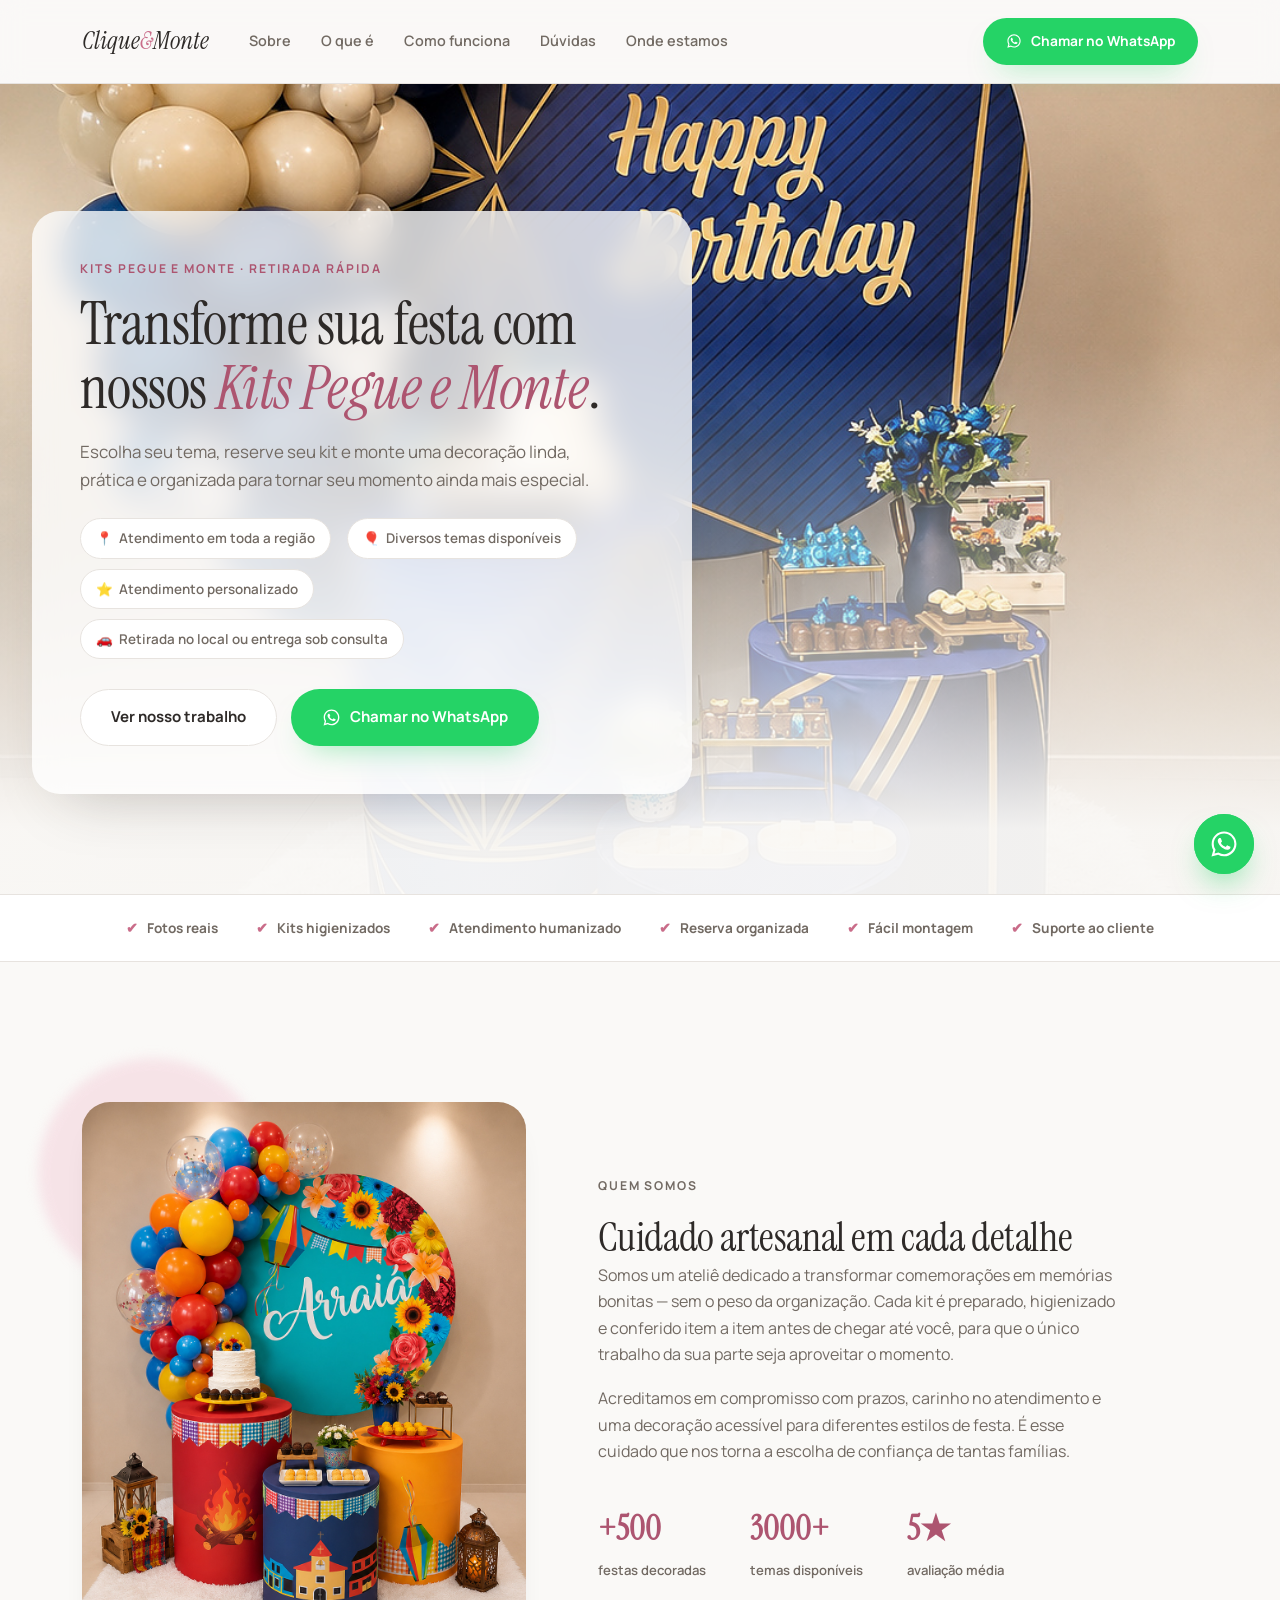
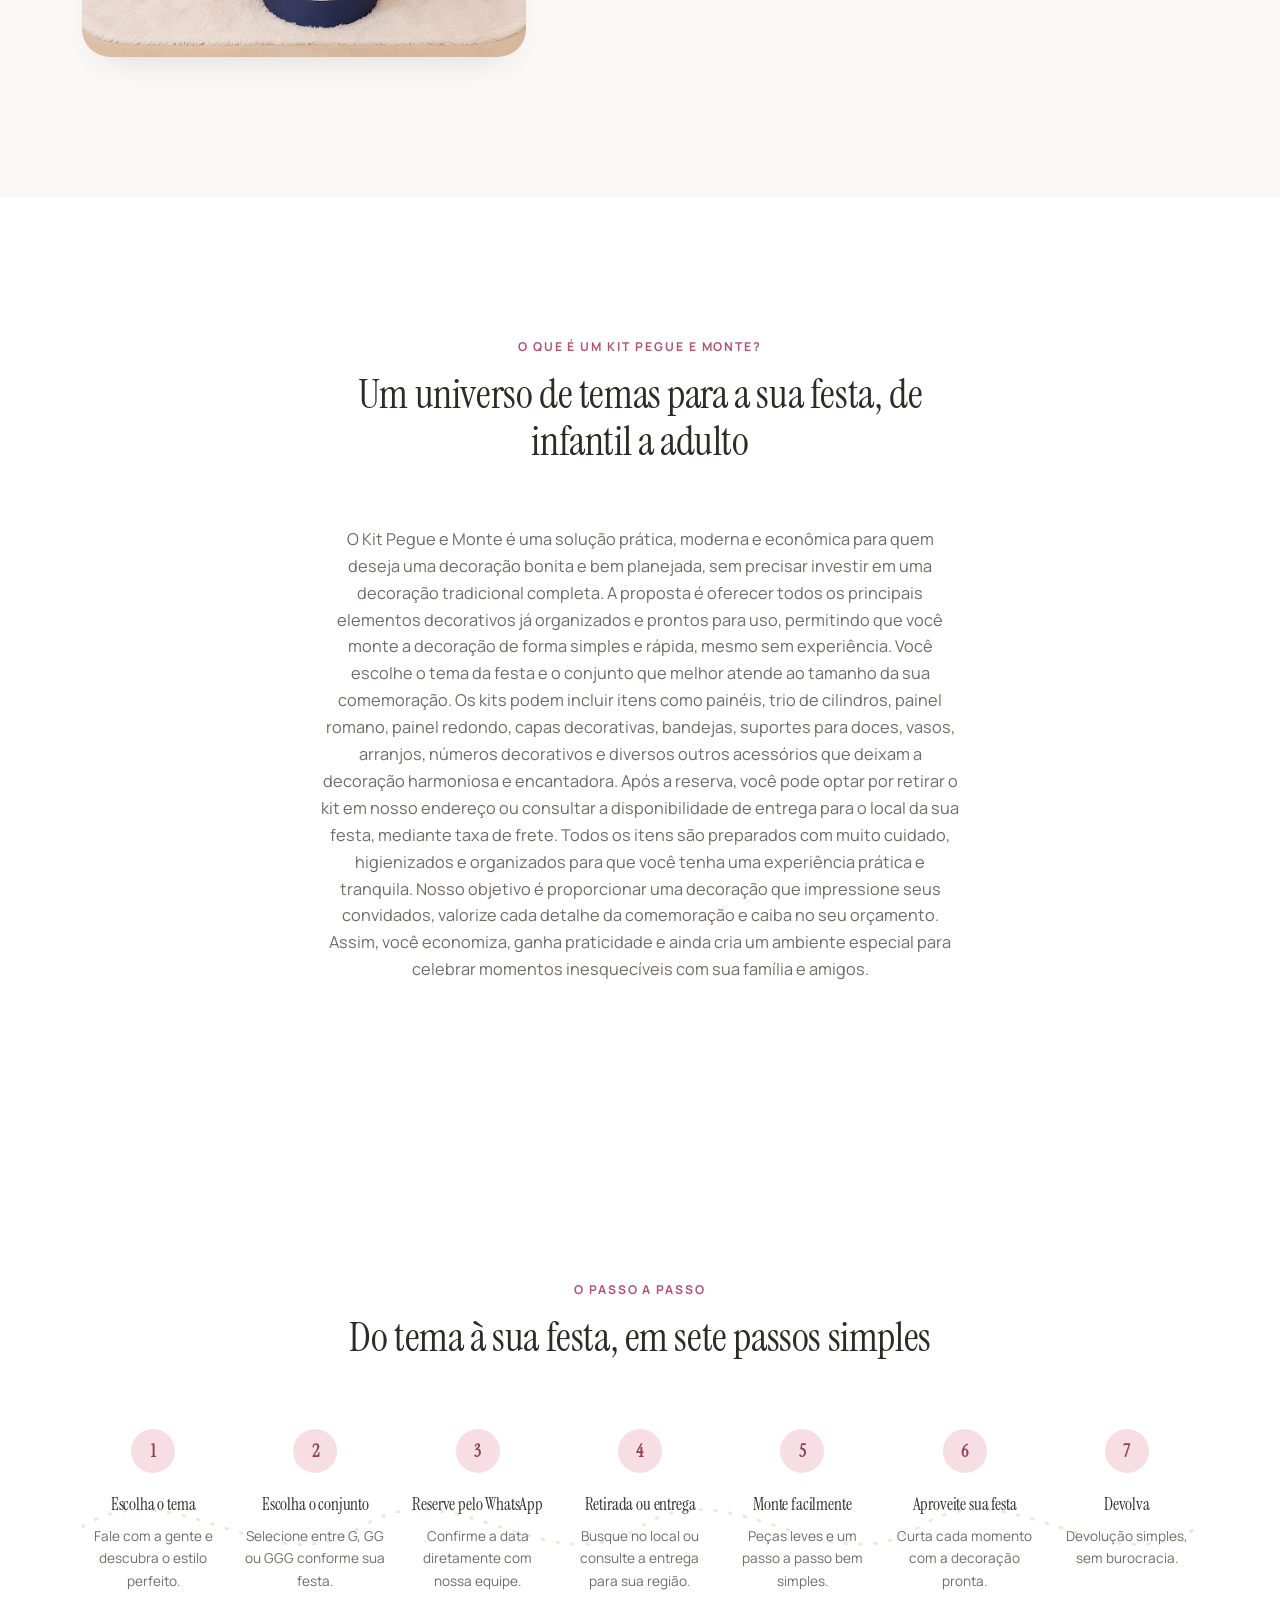
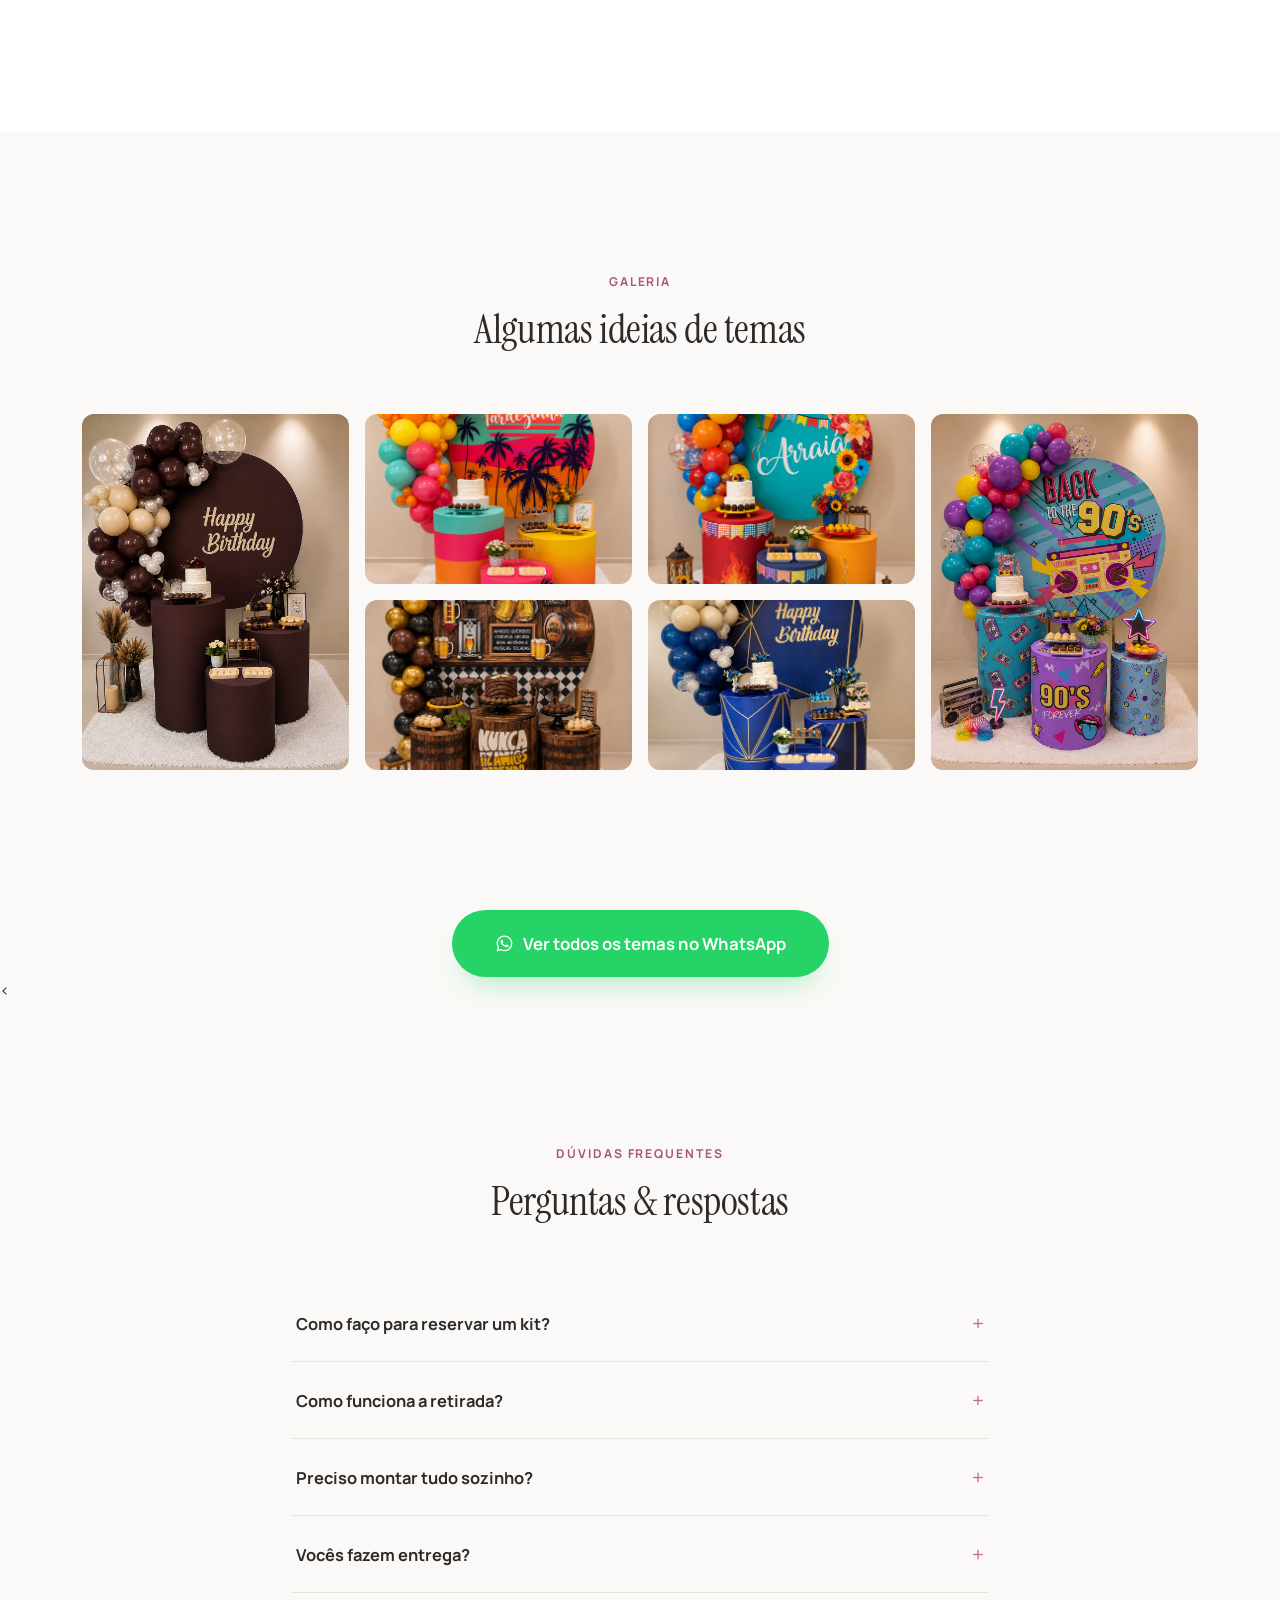
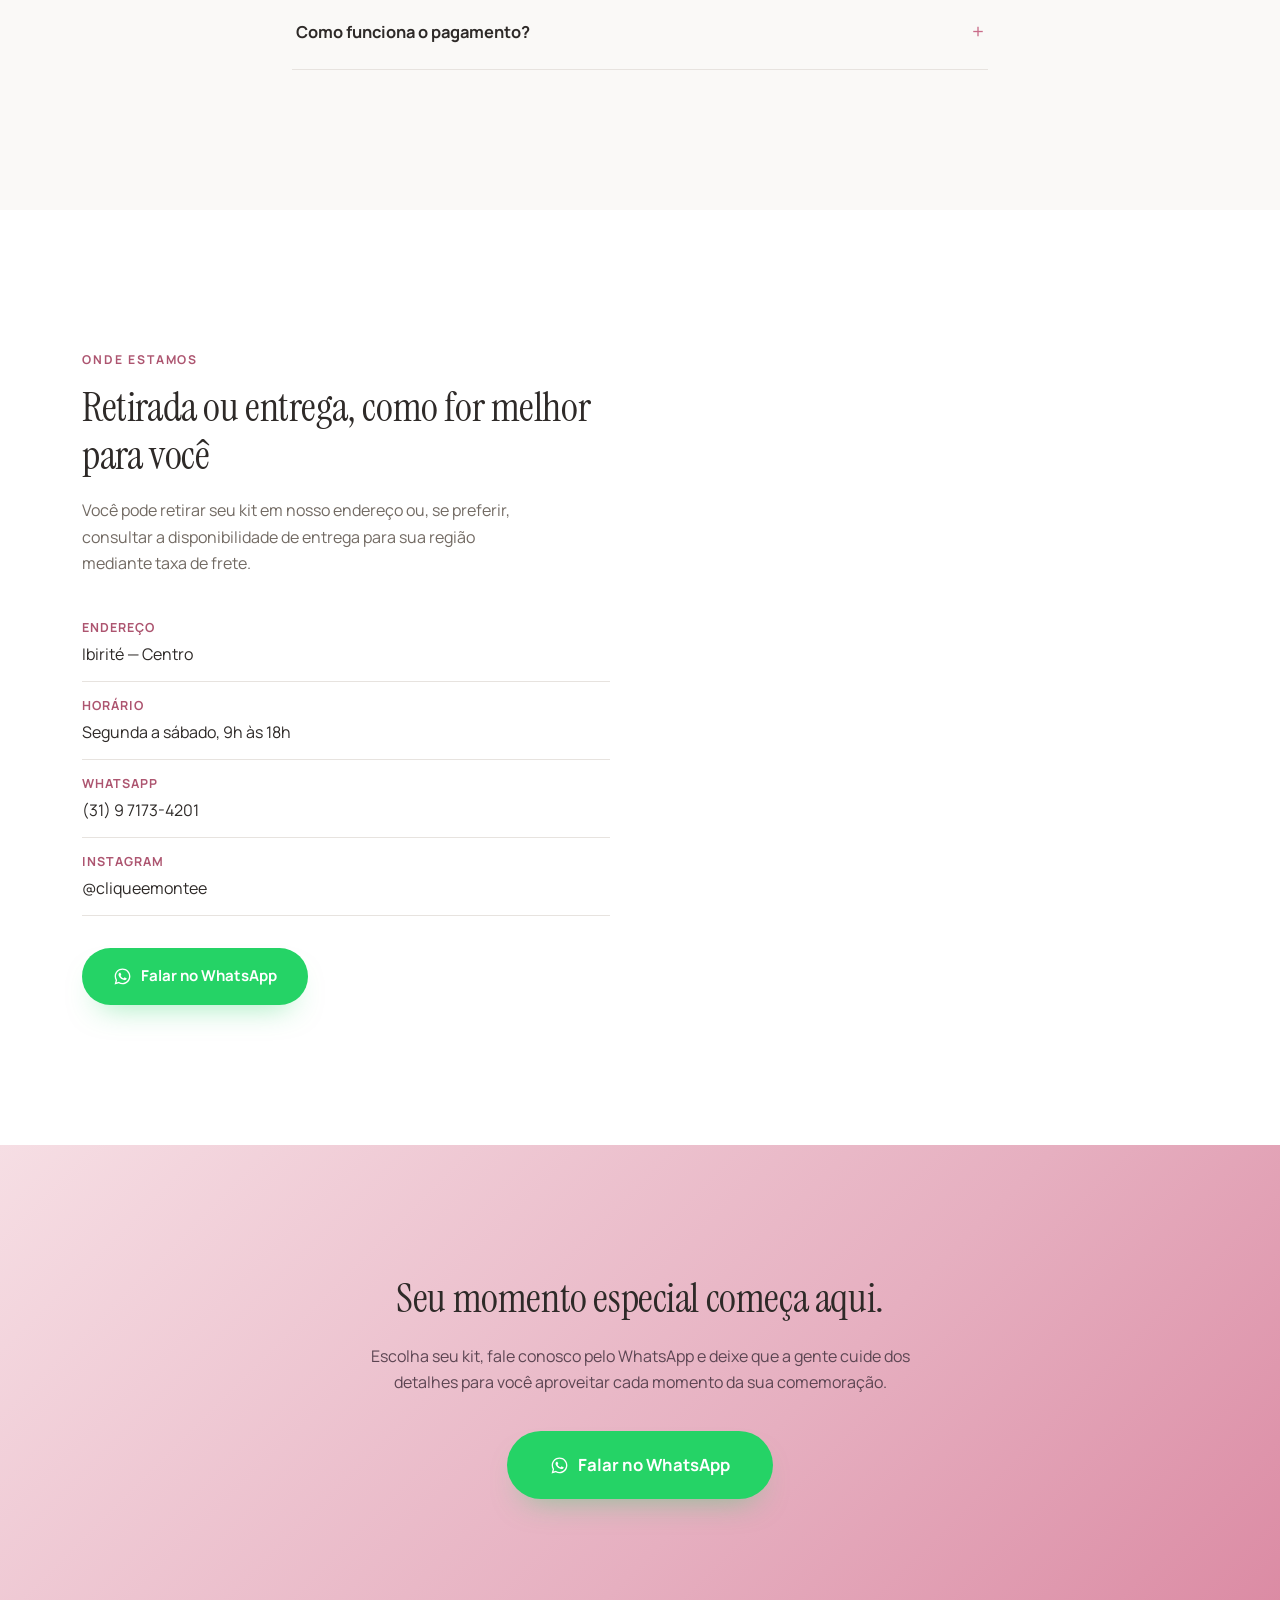
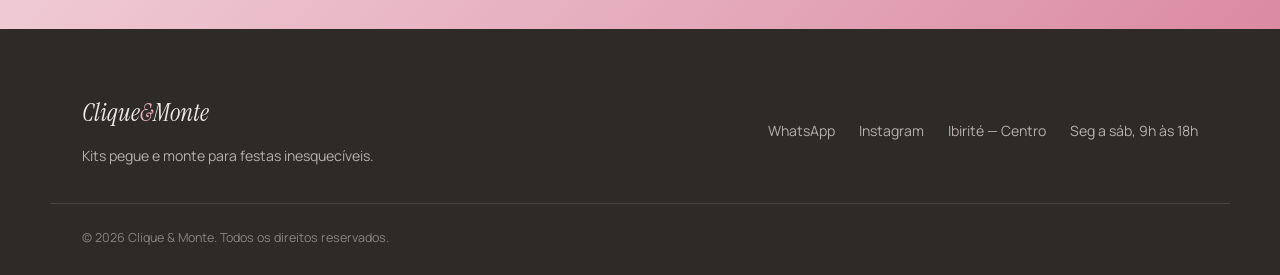
<file: index.html>
<!DOCTYPE html>
<html lang="pt-BR">

<head>
  <meta charset="UTF-8">
  <meta name="viewport" content="width=device-width, initial-scale=1.0">
  <title> Clique & Monte — Kits Pegue e Monte para Festas</title>
  <meta name="description"
    content="Locação de kits pegue e monte para decoração de festas. Escolha o tema, reserve, retire e monte com facilidade. Atendimento humanizado e opções para todos os orçamentos.">

  <meta property="og:type" content="website">
  <meta property="og:title" content="Ateliê Monte & Encante — Kits Pegue e Monte para Festas">
  <meta property="og:description"
    content="Escolha seu tema, reserve seu kit e monte uma decoração linda, prática e organizada para o seu momento especial.">
  <meta property="og:locale" content="pt_BR">

  <script type="application/ld+json">
{
  "@context": "https://schema.org",
  "@type": "LocalBusiness",
  "name": "Clique e Monte",
  "description": "Locação de kits pegue e monte para decoração de festas.",
  "areaServed": "Brasil",
  "priceRange": "$$"
}
</script>

  <link rel="preconnect" href="https://fonts.googleapis.com">
  <link rel="preconnect" href="https://fonts.gstatic.com" crossorigin>
  <link
    href="https://fonts.googleapis.com/css2?family=Instrument+Serif:ital@0;1&family=Manrope:wght@400;500;600;700;800&display=swap"
    rel="stylesheet">
  <link rel="stylesheet" href="style.css">
</head>

<body>

  <svg width="0" height="0" style="position:absolute" aria-hidden="true">
    <symbol id="wa-icon-path" viewBox="0 0 24 24">
      <path fill="currentColor"
        d="M12.04 2C6.58 2 2.13 6.45 2.13 11.91c0 1.75.46 3.44 1.32 4.94L2 22l5.29-1.39a9.87 9.87 0 0 0 4.75 1.21h.01c5.46 0 9.9-4.45 9.9-9.91C21.95 6.45 17.5 2 12.04 2Zm0 18.1a8.2 8.2 0 0 1-4.19-1.15l-.3-.18-3.14.82.84-3.06-.2-.32a8.18 8.18 0 0 1-1.26-4.4c0-4.53 3.69-8.22 8.25-8.22 2.2 0 4.27.86 5.83 2.42a8.17 8.17 0 0 1 2.41 5.81c0 4.53-3.69 8.28-8.24 8.28Zm4.52-6.16c-.25-.12-1.47-.72-1.7-.81-.23-.08-.39-.12-.56.13-.17.25-.64.81-.78.97-.14.17-.29.19-.53.06-.25-.12-1.04-.38-1.99-1.22-.73-.66-1.23-1.46-1.37-1.71-.14-.25-.02-.38.11-.51.11-.11.25-.29.37-.43.12-.14.16-.25.25-.41.08-.17.04-.31-.02-.43-.06-.12-.56-1.36-.77-1.86-.2-.48-.41-.42-.56-.43h-.48c-.17 0-.43.06-.66.31-.23.25-.86.85-.86 2.07 0 1.22.88 2.4 1 2.57.12.17 1.74 2.72 4.29 3.7.6.26 1.06.42 1.43.53.6.19 1.15.17 1.58.1.48-.07 1.47-.6 1.68-1.19.21-.58.21-1.08.14-1.19-.06-.11-.23-.17-.48-.29Z" />
    </symbol>
  </svg>

  <div class="thread-cursor" aria-hidden="true"></div>

  <!-- HEADER -->
  <header class="site-header" id="header">
    <div class="wrap header-inner">
      <a href="#top" class="logo">Clique<span>&</span>Monte</a>
      <nav class="main-nav" id="mainNav">
        <a href="#sobre">Sobre</a>
        <a href="#temas">O que é</a>

        <a href="#como-funciona">Como funciona</a>

        <a href="#faq">Dúvidas</a>
        <a href="#localizacao">Onde estamos</a>
      </nav>
      <a href="https://api.whatsapp.com/send/?phone=5531971734201&text&type=phone_number&app_absent=0&utm_source=ig"
        class="btn btn-whatsapp btn-nav" target="_blank" rel="noopener">
        <svg class="wa-ico" viewBox="0 0 24 24" aria-hidden="true">
          <use href="#wa-icon-path" />
        </svg>
        Chamar no WhatsApp
      </a>
      <button class="nav-toggle" id="navToggle" aria-label="Abrir menu" aria-expanded="false">
        <span></span><span></span><span></span>
      </button>
    </div>
  </header>

  <main id="top">

    <!-- HERO -->
    <section class="hero" id="hero">
      <div class="hero-media" aria-hidden="true">
        <div class="hero-photo-placeholder">
          <div class="hero-illustration">
            <img src="/img/instagram_01.jpg" alt="Kit Pegue e Monte">
          </div>
        </div>
      </div>
      <div class="hero-card">
        <p class="eyebrow">kits pegue e monte · retirada rápida</p>
        <h1>Transforme sua festa com nossos <em>Kits Pegue e Monte</em>.</h1>
        <p class="hero-text">Escolha seu tema, reserve seu kit e monte uma decoração linda, prática e organizada para
          tornar seu momento ainda mais especial.</p>
        <ul class="hero-meta">
          <li><span class="ico">📍</span> Atendimento em toda a região</li>
          <li><span class="ico">🎈</span> Diversos temas disponíveis</li>
          <li><span class="ico">⭐</span> Atendimento personalizado</li>
          <li><span class="ico">🚗</span> Retirada no local ou entrega sob consulta</li>
        </ul>
        <div class="hero-actions">
          <a href="#temas" class="btn btn-brand-outline">Ver nosso trabalho</a>
          <a href="https://api.whatsapp.com/send/?phone=5531971734201&text&type=phone_number&app_absent=0&utm_source=ig"
            class="btn btn-whatsapp" target="_blank" rel="noopener">
            <svg class="wa-ico" viewBox="0 0 24 24" aria-hidden="true">
              <use href="#wa-icon-path" />
            </svg>
            Chamar no WhatsApp
          </a>
        </div>
      </div>
    </section>

    <!-- FAIXA DE CONFIANÇA -->
    <section class="trust-strip">
      <div class="wrap trust-inner">
        <div class="trust-item"><span>✔</span>Fotos reais</div>
        <div class="trust-item"><span>✔</span>Kits higienizados</div>
        <div class="trust-item"><span>✔</span>Atendimento humanizado</div>
        <div class="trust-item"><span>✔</span>Reserva organizada</div>
        <div class="trust-item"><span>✔</span>Fácil montagem</div>
        <div class="trust-item"><span>✔</span>Suporte ao cliente</div>
      </div>
    </section>

    <!-- SOBRE -->
    <section class="about" id="sobre">
      <div class="wrap about-grid">
        <div class="about-visual" aria-hidden="true">
          <div class="blob blob-rose"></div>
          <div class="about-card-photo">
            <div class="hero-illustration">
              <img src="/img/instagram_04.jpg" alt="Kit Pegue e Monte">
            </div>
          </div>
        </div>
        <div class="about-copy">
          <p class="eyebrow">quem somos</p>
          <h2>Cuidado artesanal em cada detalhe</h2>
          <p>Somos um ateliê dedicado a transformar comemorações em memórias bonitas — sem o peso da organização. Cada
            kit é preparado, higienizado e conferido item a item antes de chegar até você, para que o único trabalho da
            sua parte seja aproveitar o momento.</p>
          <p>Acreditamos em compromisso com prazos, carinho no atendimento e uma decoração acessível para diferentes
            estilos de festa. É esse cuidado que nos torna a escolha de confiança de tantas famílias.</p>
          <div class="about-stats">
            <div><strong>+500</strong><span>festas decoradas</span></div>
            <div><strong>3000+</strong><span>temas disponíveis</span></div>
            <div><strong>5★</strong><span>avaliação média</span></div>
          </div>
        </div>
      </div>
    </section>

    <!-- NOSSOS TEMAS -->
    <section class="themes" id="temas">
      <div class="wrap">
        <div class="themes-head">
          <p class="eyebrow center">O que é um Kit Pegue e Monte?</p>
          <h2 class="center">Um universo de temas para a sua festa, de infantil a adulto</h2>
          <p class="themes-text center">

            O Kit Pegue e Monte é uma solução prática, moderna e econômica para quem deseja uma decoração bonita e bem
            planejada, sem precisar investir em uma decoração tradicional completa. A proposta é oferecer todos os
            principais elementos decorativos já organizados e prontos para uso, permitindo que você monte a decoração de
            forma simples e rápida, mesmo sem experiência.

            Você escolhe o tema da festa e o conjunto que melhor atende ao tamanho da sua comemoração. Os kits podem
            incluir itens como painéis, trio de cilindros, painel romano, painel redondo, capas decorativas, bandejas,
            suportes para doces, vasos, arranjos, números decorativos e diversos outros acessórios que deixam a
            decoração harmoniosa e encantadora.

            Após a reserva, você pode optar por retirar o kit em nosso endereço ou consultar a disponibilidade de
            entrega para o local da sua festa, mediante taxa de frete. Todos os itens são preparados com muito cuidado,
            higienizados e organizados para que você tenha uma experiência prática e tranquila.

            Nosso objetivo é proporcionar uma decoração que impressione seus convidados, valorize cada detalhe da
            comemoração e caiba no seu orçamento. Assim, você economiza, ganha praticidade e ainda cria um ambiente
            especial para celebrar momentos inesquecíveis com sua família e amigos.</p>
        </div>


      </div>
    </section>




    <!-- COMO FUNCIONA -->
    <section class="how" id="como-funciona">
      <div class="wrap">
        <p class="eyebrow center">o passo a passo</p>
        <h2 class="center">Do tema à sua festa, em sete passos simples</h2>
        <div class="garland-wrap">
          <svg class="garland-line" viewBox="0 0 1200 140" preserveAspectRatio="none" aria-hidden="true">
            <path
              d="M0,70 C100,10 200,130 300,70 C400,10 500,130 600,70 C700,10 800,130 900,70 C1000,10 1100,130 1200,70"
              fill="none" stroke="#E9DDCE" stroke-width="3" stroke-dasharray="2 14" stroke-linecap="round" />
          </svg>
          <ul class="how-steps">
            <li><span class="step-num">1</span>
              <h3>Escolha o tema</h3>
              <p>Fale com a gente e descubra o estilo perfeito.</p>
            </li>
            <li><span class="step-num">2</span>
              <h3>Escolha o conjunto</h3>
              <p>Selecione entre G, GG ou GGG conforme sua festa.</p>
            </li>
            <li><span class="step-num">3</span>
              <h3>Reserve pelo WhatsApp</h3>
              <p>Confirme a data diretamente com nossa equipe.</p>
            </li>
            <li><span class="step-num">4</span>
              <h3>Retirada ou entrega</h3>
              <p>Busque no local ou consulte a entrega para sua região.</p>
            </li>
            <li><span class="step-num">5</span>
              <h3>Monte facilmente</h3>
              <p>Peças leves e um passo a passo bem simples.</p>
            </li>
            <li><span class="step-num">6</span>
              <h3>Aproveite sua festa</h3>
              <p>Curta cada momento com a decoração pronta.</p>
            </li>
            <li><span class="step-num">7</span>
              <h3>Devolva</h3>
              <p>Devolução simples, sem burocracia.</p>
            </li>
          </ul>
        </div>
      </div>
    </section>





    <!-- GALERIA -->
    <section class="gallery" id="galeria">
      <div class="wrap">
        <p class="eyebrow center">galeria</p>
        <h2 class="center">Algumas ideias de temas</h2>
        <div class="gallery-grid" id="galleryGrid"></div>
      </div>


    </section>

    <div class="themes-cta">
      <a href="https://api.whatsapp.com/send/?phone=5531971734201&text&type=phone_number&app_absent=0&utm_source=ig"
        class="btn btn-whatsapp btn-lg" target="_blank" rel="noopener">
        <svg class="wa-ico" viewBox="0 0 24 24" aria-hidden="true">
          <use href="#wa-icon-path" />
        </svg>
        Ver todos os temas no WhatsApp
      </a>
    </div>

    < <!-- FAQ -->
      <section class="faq" id="faq">
        <div class="wrap faq-wrap">
          <p class="eyebrow center">dúvidas frequentes</p>
          <h2 class="center">Perguntas & respostas</h2>
          <div class="faq-list" id="faqList">
            <div class="faq-item">
              <button class="faq-question">Como faço para reservar um kit? <span>+</span></button>
              <div class="faq-answer">
                <p>É simples: pense no tema de sua ideia e fale com a gente pelo WhatsApp para confirmar a
                  data e a disponibilidade, temos praticamente TODOS.</p>
              </div>
            </div>
            <div class="faq-item">
              <button class="faq-question">Como funciona a retirada? <span>+</span></button>
              <div class="faq-answer">
                <p>Combinamos um horário para você retirar o kit já organizado e conferido em nosso ponto de
                  atendimento.</p>
              </div>
            </div>
            <div class="faq-item">
              <button class="faq-question">Preciso montar tudo sozinho? <span>+</span></button>
              <div class="faq-answer">
                <p>Sim, mas com muita facilidade: as peças são leves e vêm com orientações simples de montagem.</p>
              </div>
            </div>
            <div class="faq-item">
              <button class="faq-question">Vocês fazem entrega? <span>+</span></button>
              <div class="faq-answer">
                <p>Fazemos sim! Você escolhe onde quer deixar o kit e levamos até lá. Tudo isso sem complicações.</p>
              </div>
            </div>
            <div class="faq-item">
              <button class="faq-question">Como funciona o pagamento? <span>+</span></button>
              <div class="faq-answer">
                <p>As formas de pagamento e valores são combinados diretamente com nossa equipe no momento da reserva.
                </p>
              </div>
            </div>
          </div>
        </div>
      </section>

      <!-- LOCALIZAÇÃO -->
      <section class="location" id="localizacao">
        <div class="wrap location-grid">
          <div class="location-info">
            <p class="eyebrow">onde estamos</p>
            <h2>Retirada ou entrega, como for melhor para você</h2>
            <p class="location-note">Você pode retirar seu kit em nosso endereço ou, se preferir, consultar a
              disponibilidade de entrega para sua região mediante taxa de frete.</p>
            <ul class="location-list">
              <li><strong>Endereço</strong><span>Ibirité — Centro</span></li>
              <li><strong>Horário</strong><span>Segunda a sábado, 9h às 18h</span></li>
              <li><strong>WhatsApp</strong><span>(31) 9 7173-4201</span></li>
              <li><strong>Instagram</strong><span>@cliqueemontee</span></li>
            </ul>
            <a href="https://api.whatsapp.com/send/?phone=5531971734201&text&type=phone_number&app_absent=0&utm_source=ig"
              class="btn btn-whatsapp" target="_blank" rel="noopener">
              <svg class="wa-ico" viewBox="0 0 24 24" aria-hidden="true">
                <use href="#wa-icon-path" />
              </svg>
              Falar no WhatsApp
            </a>
          </div>
          <div class="location-map" aria-hidden="true">
            <iframe
              src="https://www.google.com/maps/embed?pb=!1m14!1m12!1m3!1d3700.8922412410343!2d-44.06471689824939!3d-20.020961139958132!2m3!1f0!2f0!3f0!3m2!1i1024!2i768!4f13.1!5e0!3m2!1spt-BR!2sbr!4v1784612670864!5m2!1spt-BR!2sbr"
              width="600" height="450" style="border:0;" allowfullscreen="" loading="lazy"
              referrerpolicy="strict-origin-when-cross-origin"></iframe>
          </div>
        </div>
      </section>

      <!-- CTA FINAL -->
      <section class="final-cta">
        <div class="wrap final-cta-inner">
          <h2>Seu momento especial começa aqui.</h2>
          <p>Escolha seu kit, fale conosco pelo WhatsApp e deixe que a gente cuide dos detalhes para você aproveitar
            cada momento da sua comemoração.</p>
          <a href="https://api.whatsapp.com/send/?phone=5531971734201&text&type=phone_number&app_absent=0&utm_source=ig"
            class="btn btn-whatsapp btn-lg" target="_blank" rel="noopener">
            <svg class="wa-ico" viewBox="0 0 24 24" aria-hidden="true">
              <use href="#wa-icon-path" />
            </svg>
            Falar no WhatsApp
          </a>
        </div>
      </section>

  </main>

  <!-- RODAPÉ -->
  <footer class="site-footer">
    <div class="wrap footer-inner">
      <div class="footer-brand">
        <span class="logo">Clique<span>&</span>Monte</span>
        <p>Kits pegue e monte para festas inesquecíveis.</p>
      </div>
      <div class="footer-links">
        <a href="https://api.whatsapp.com/send/?phone=5531971734201&text&type=phone_number&app_absent=0&utm_source=ig"
          target="_blank" rel="noopener">WhatsApp</a>
        <a href="https://www.instagram.com/cliqueemontee/" target="_blank" rel="noopener">Instagram</a>
        <a href="#localizacao">Ibirité — Centro</a>
        <span>Seg a sáb, 9h às 18h</span>
      </div>
    </div>
    <div class="wrap footer-bottom">© 2026 Clique &amp; Monte. Todos os direitos reservados.</div>
  </footer>

  <!-- LIGHTBOX -->
  <div class="lightbox" id="lightbox">
    <button class="lightbox-close" id="lightboxClose" aria-label="Fechar">×</button>
    <div class="lightbox-content" id="lightboxContent"></div>
  </div>

  <a href="https://api.whatsapp.com/send/?phone=5531971734201&text&type=phone_number&app_absent=0&utm_source=ig"
    class="whatsapp-float" target="_blank" rel="noopener" aria-label="Falar no WhatsApp">
    <span class="whatsapp-float-ring" aria-hidden="true"></span>
    <svg viewBox="0 0 24 24" aria-hidden="true">
      <use href="#wa-icon-path" />
    </svg>
  </a>

  <script src="script.js"></script>
</body>

</html>
</file>
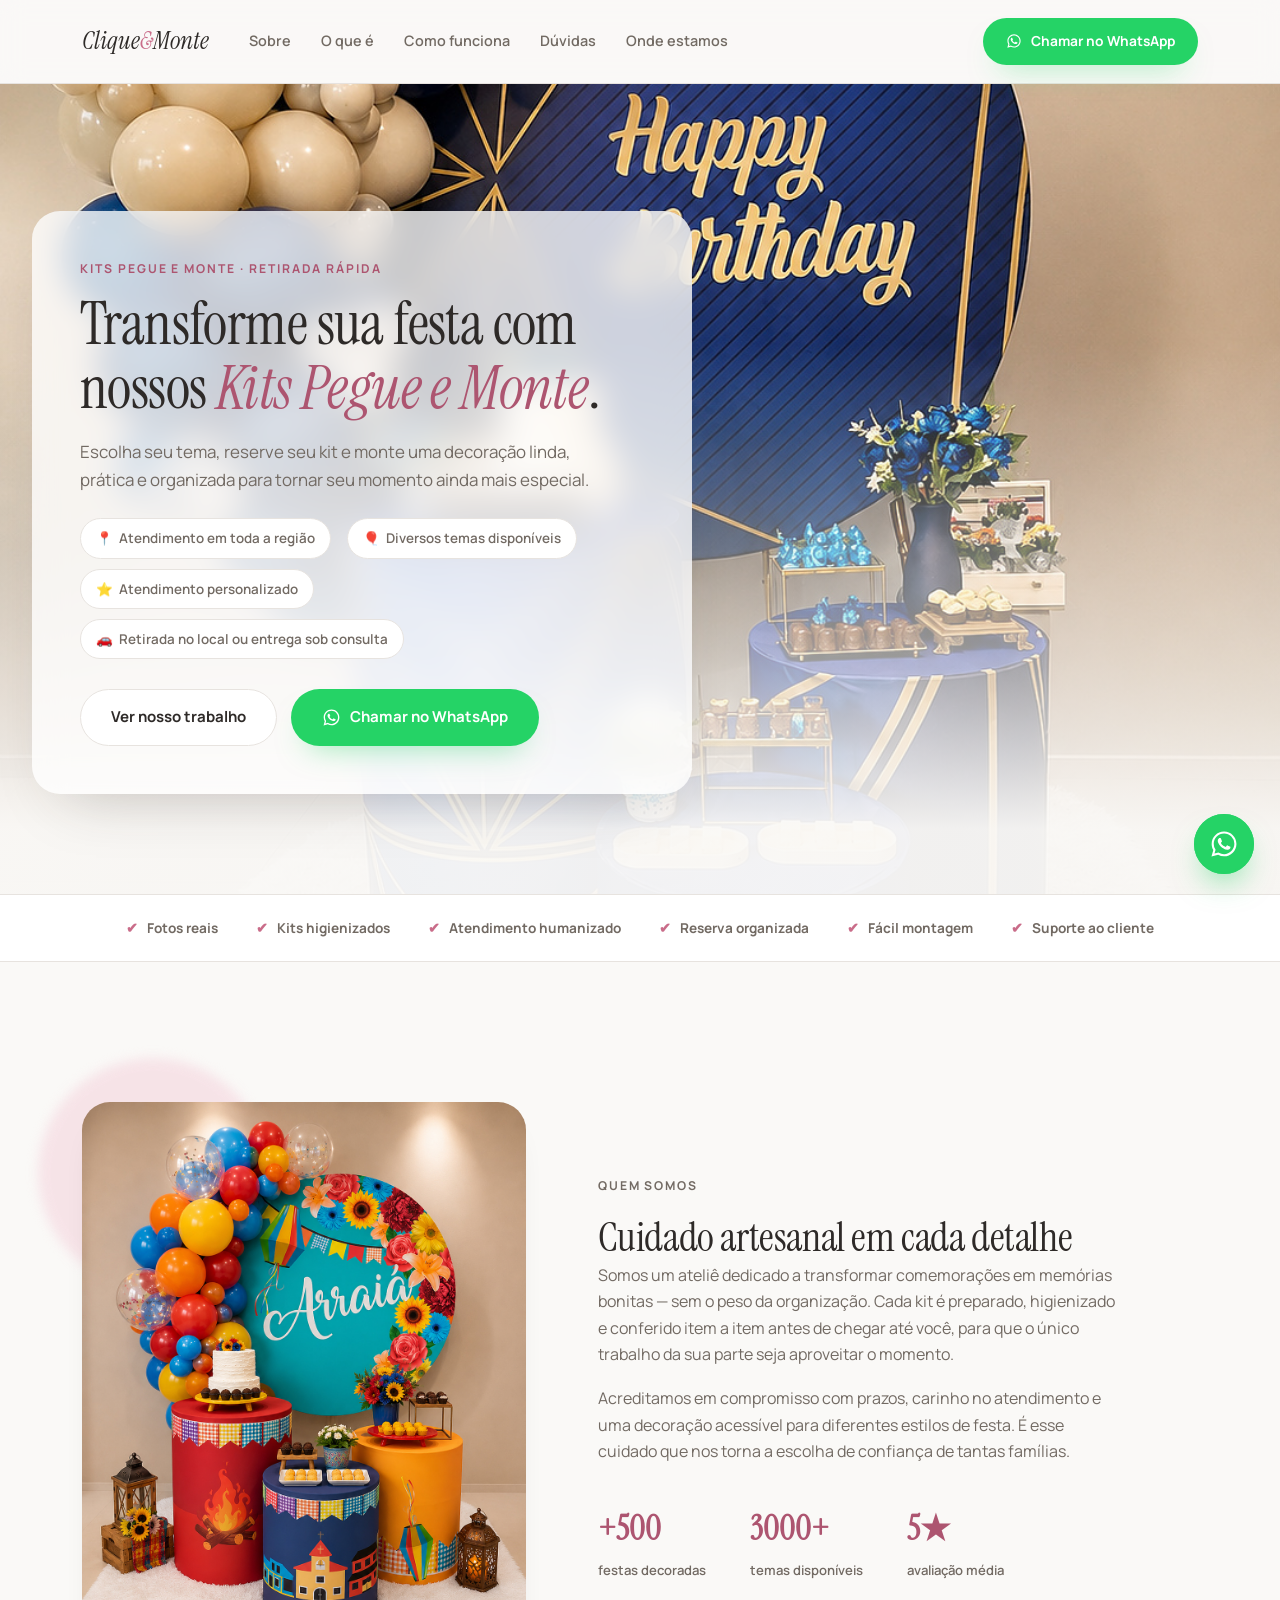
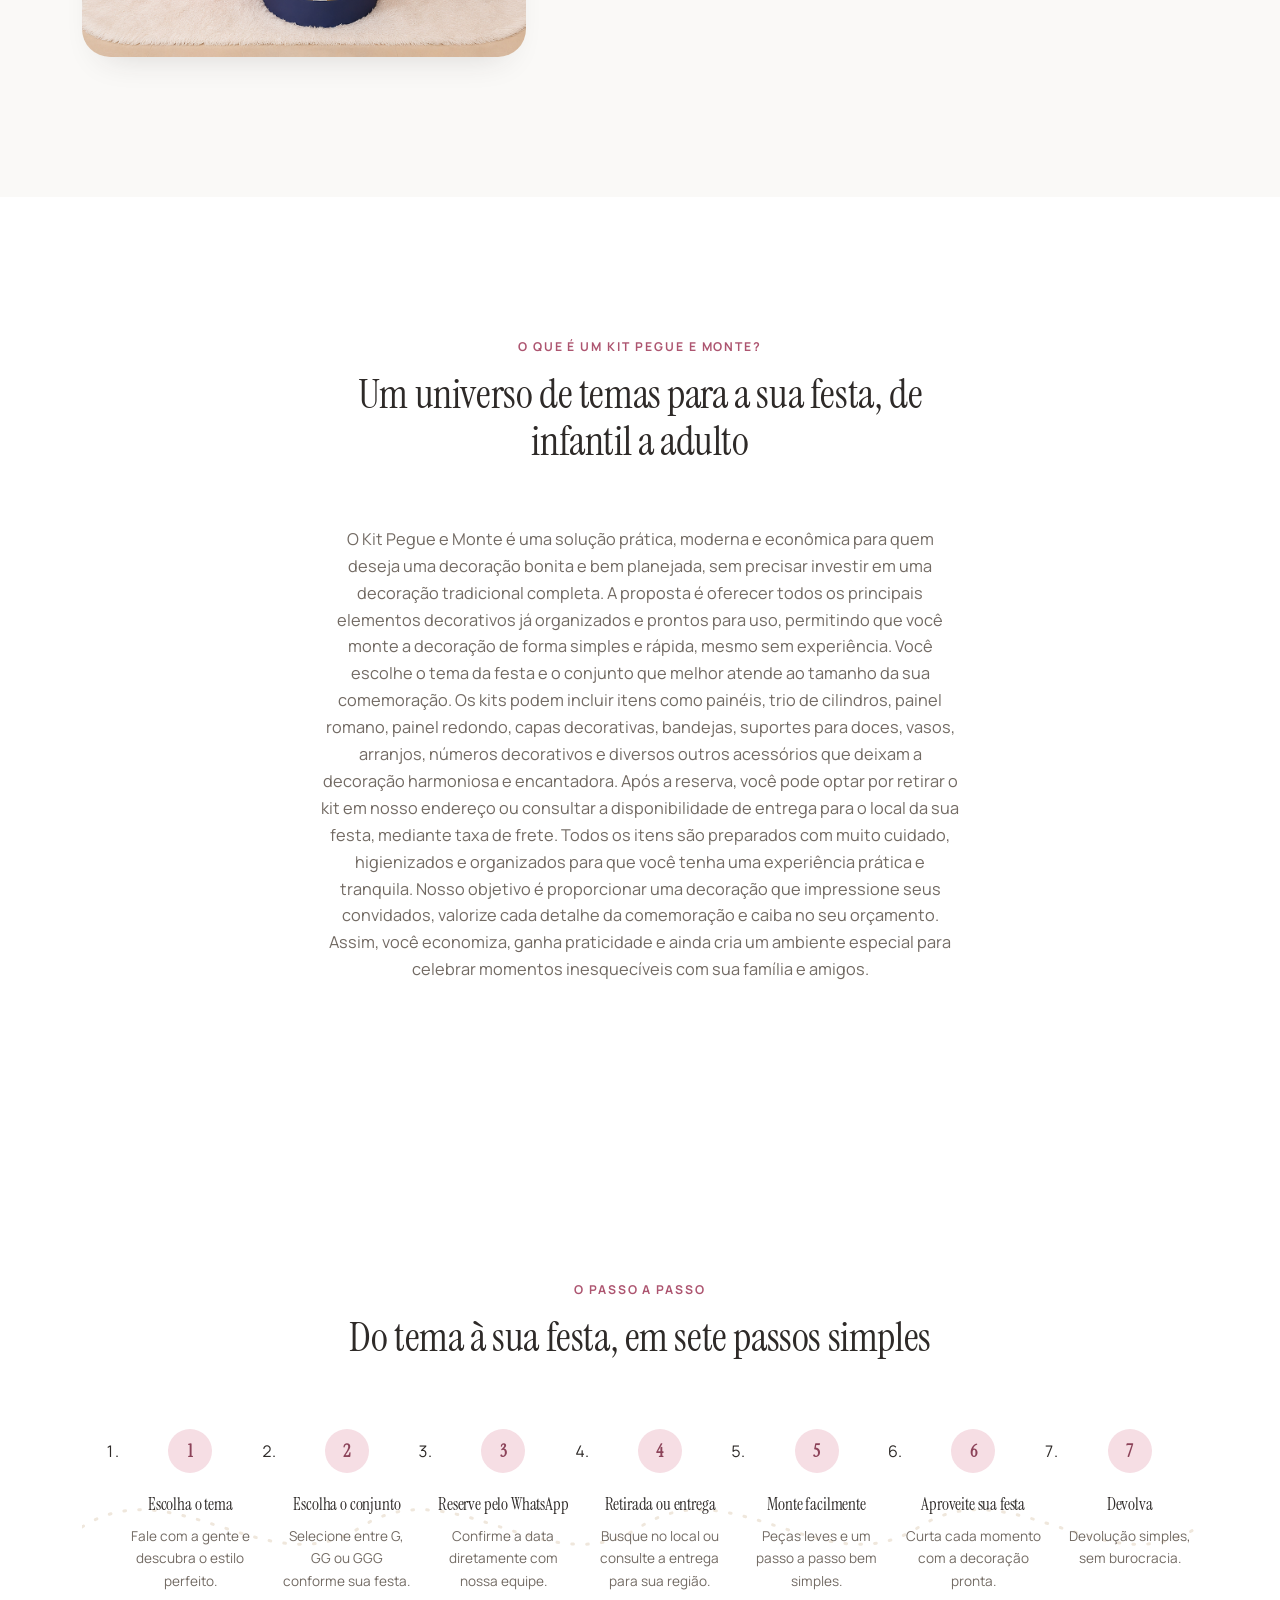
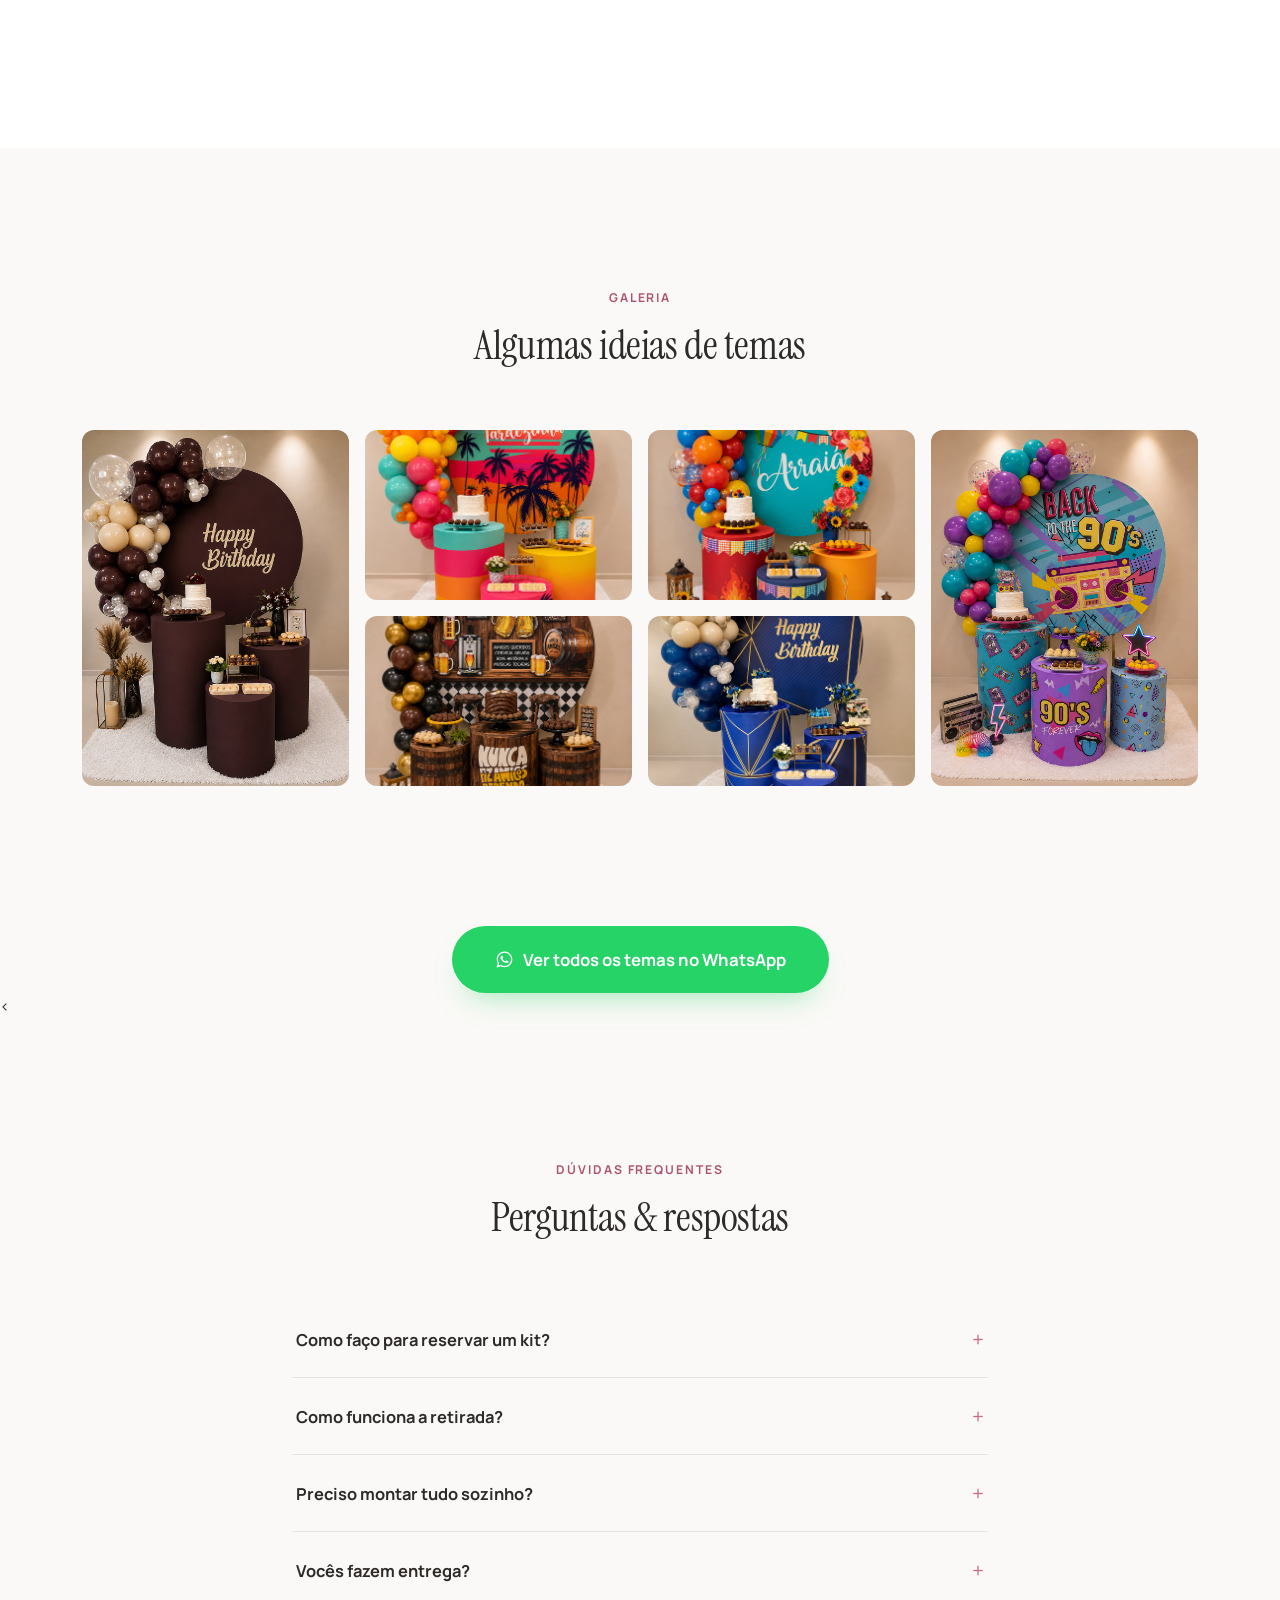
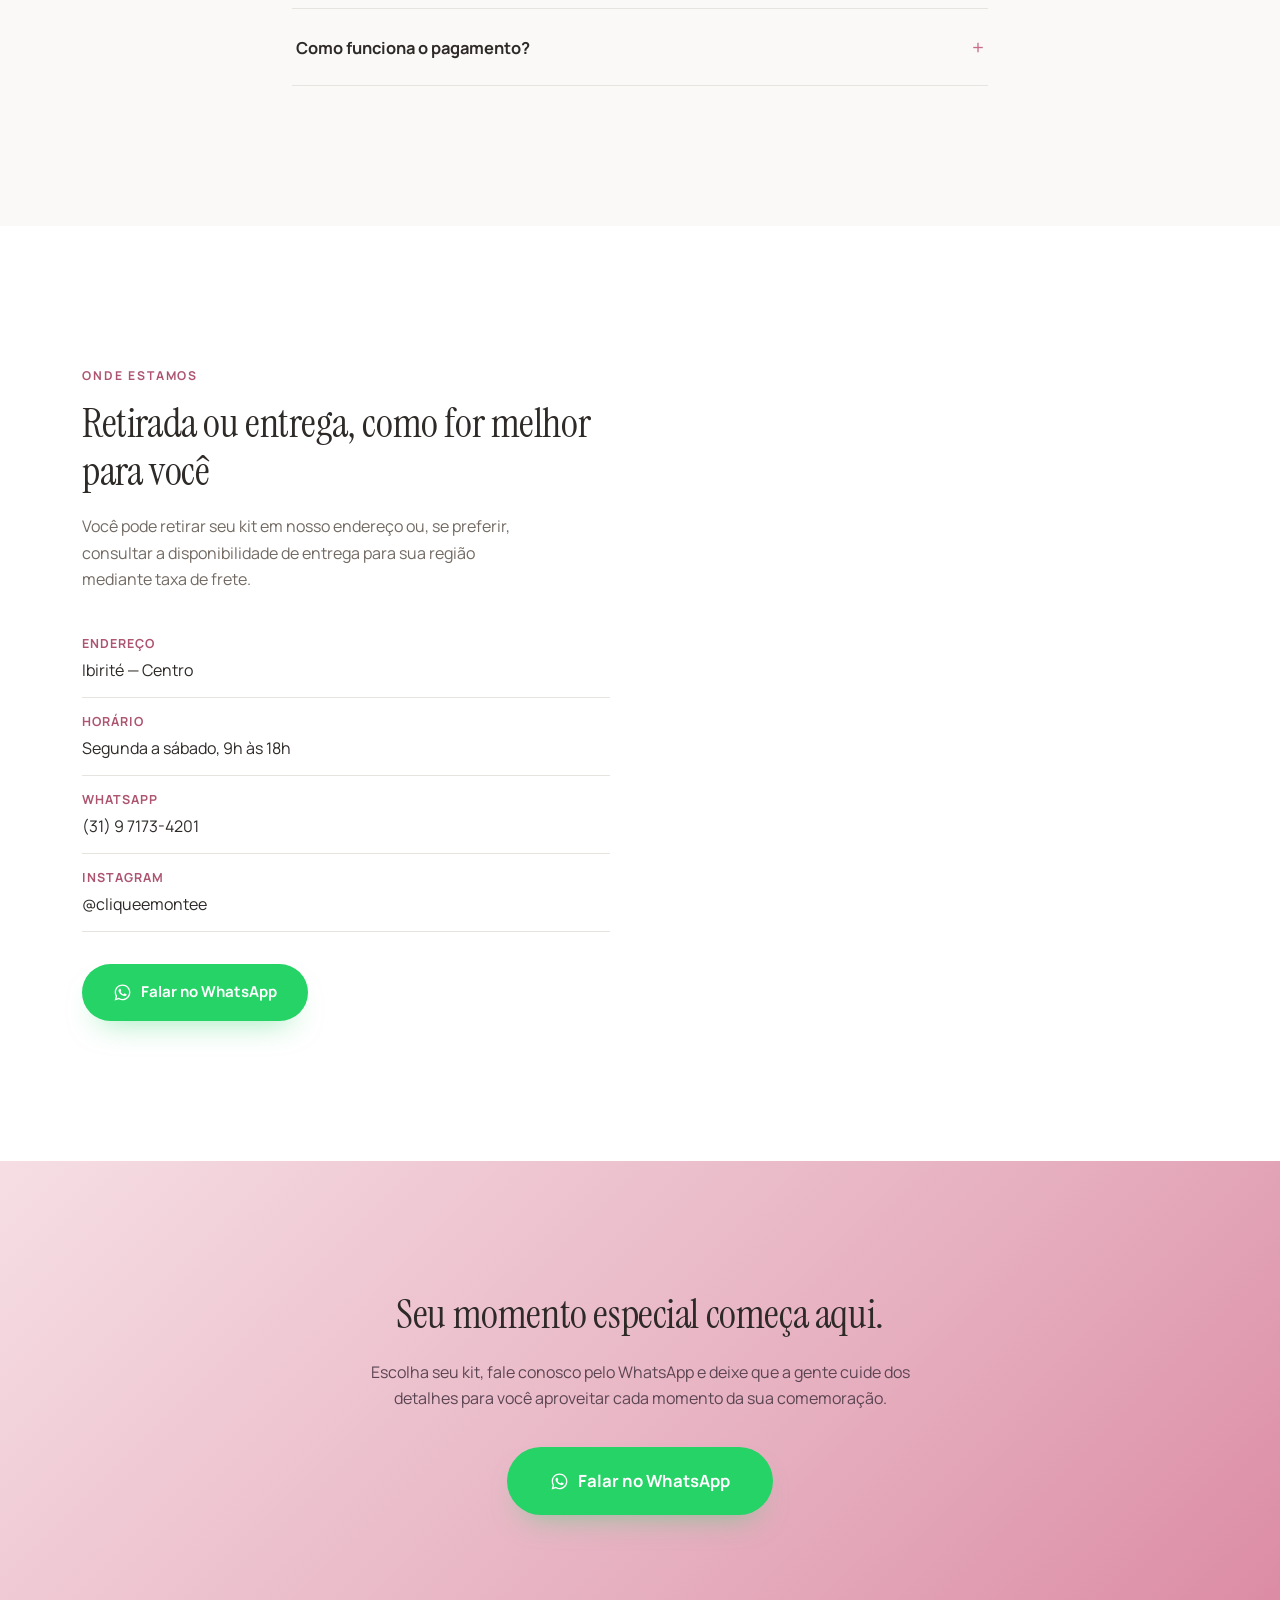
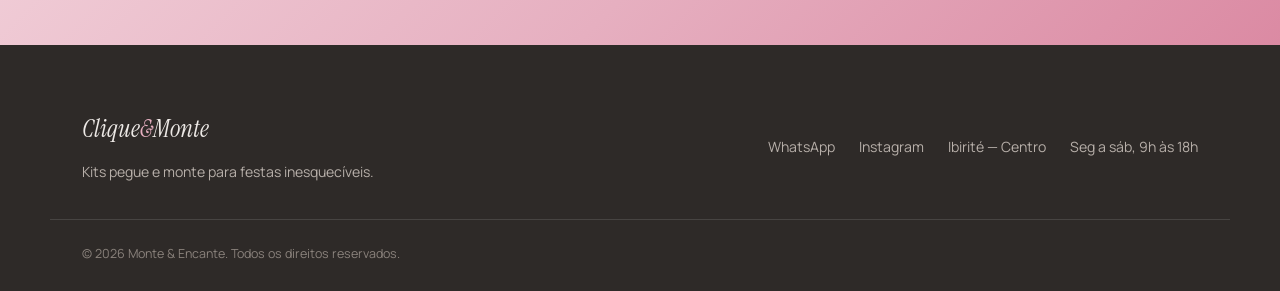
<file: index (1).html>
<!DOCTYPE html>
<html lang="pt-BR">

<head>
  <meta charset="UTF-8">
  <meta name="viewport" content="width=device-width, initial-scale=1.0">
  <title> Clique & Monte — Kits Pegue e Monte para Festas</title>
  <meta name="description"
    content="Locação de kits pegue e monte para decoração de festas. Escolha o tema, reserve, retire e monte com facilidade. Atendimento humanizado e opções para todos os orçamentos.">

  <meta property="og:type" content="website">
  <meta property="og:title" content="Ateliê Monte & Encante — Kits Pegue e Monte para Festas">
  <meta property="og:description"
    content="Escolha seu tema, reserve seu kit e monte uma decoração linda, prática e organizada para o seu momento especial.">
  <meta property="og:locale" content="pt_BR">

  <script type="application/ld+json">
{
  "@context": "https://schema.org",
  "@type": "LocalBusiness",
  "name": "Clique e Monte",
  "description": "Locação de kits pegue e monte para decoração de festas.",
  "areaServed": "Brasil",
  "priceRange": "$$"
}
</script>

  <link rel="preconnect" href="https://fonts.googleapis.com">
  <link rel="preconnect" href="https://fonts.gstatic.com" crossorigin>
  <link
    href="https://fonts.googleapis.com/css2?family=Instrument+Serif:ital@0;1&family=Manrope:wght@400;500;600;700;800&display=swap"
    rel="stylesheet">
  <link rel="stylesheet" href="style.css">
</head>

<body>

  <svg width="0" height="0" style="position:absolute" aria-hidden="true">
    <symbol id="wa-icon-path" viewBox="0 0 24 24">
      <path fill="currentColor"
        d="M12.04 2C6.58 2 2.13 6.45 2.13 11.91c0 1.75.46 3.44 1.32 4.94L2 22l5.29-1.39a9.87 9.87 0 0 0 4.75 1.21h.01c5.46 0 9.9-4.45 9.9-9.91C21.95 6.45 17.5 2 12.04 2Zm0 18.1a8.2 8.2 0 0 1-4.19-1.15l-.3-.18-3.14.82.84-3.06-.2-.32a8.18 8.18 0 0 1-1.26-4.4c0-4.53 3.69-8.22 8.25-8.22 2.2 0 4.27.86 5.83 2.42a8.17 8.17 0 0 1 2.41 5.81c0 4.53-3.69 8.28-8.24 8.28Zm4.52-6.16c-.25-.12-1.47-.72-1.7-.81-.23-.08-.39-.12-.56.13-.17.25-.64.81-.78.97-.14.17-.29.19-.53.06-.25-.12-1.04-.38-1.99-1.22-.73-.66-1.23-1.46-1.37-1.71-.14-.25-.02-.38.11-.51.11-.11.25-.29.37-.43.12-.14.16-.25.25-.41.08-.17.04-.31-.02-.43-.06-.12-.56-1.36-.77-1.86-.2-.48-.41-.42-.56-.43h-.48c-.17 0-.43.06-.66.31-.23.25-.86.85-.86 2.07 0 1.22.88 2.4 1 2.57.12.17 1.74 2.72 4.29 3.7.6.26 1.06.42 1.43.53.6.19 1.15.17 1.58.1.48-.07 1.47-.6 1.68-1.19.21-.58.21-1.08.14-1.19-.06-.11-.23-.17-.48-.29Z" />
    </symbol>
  </svg>

  <div class="thread-cursor" aria-hidden="true"></div>

  <!-- HEADER -->
  <header class="site-header" id="header">
    <div class="wrap header-inner">
      <a href="#top" class="logo">Clique<span>&</span>Monte</a>
      <nav class="main-nav" id="mainNav">
        <a href="#sobre">Sobre</a>
        <a href="#temas">O que é</a>

        <a href="#como-funciona">Como funciona</a>

        <a href="#faq">Dúvidas</a>
        <a href="#localizacao">Onde estamos</a>
      </nav>
      <a href="https://api.whatsapp.com/send/?phone=5531971734201&text&type=phone_number&app_absent=0&utm_source=ig"
        class="btn btn-whatsapp btn-nav" target="_blank" rel="noopener">
        <svg class="wa-ico" viewBox="0 0 24 24" aria-hidden="true">
          <use href="#wa-icon-path" />
        </svg>
        Chamar no WhatsApp
      </a>
      <button class="nav-toggle" id="navToggle" aria-label="Abrir menu" aria-expanded="false">
        <span></span><span></span><span></span>
      </button>
    </div>
  </header>

  <main id="top">

    <!-- HERO -->
    <section class="hero" id="hero">
      <div class="hero-media" aria-hidden="true">
        <div class="hero-photo-placeholder">
          <div class="hero-illustration">
            <img src="/img/instagram_01.jpg" alt="Kit Pegue e Monte">
          </div>
        </div>
      </div>
      <div class="hero-card">
        <p class="eyebrow">kits pegue e monte · retirada rápida</p>
        <h1>Transforme sua festa com nossos <em>Kits Pegue e Monte</em>.</h1>
        <p class="hero-text">Escolha seu tema, reserve seu kit e monte uma decoração linda, prática e organizada para
          tornar seu momento ainda mais especial.</p>
        <ul class="hero-meta">
          <li><span class="ico">📍</span> Atendimento em toda a região</li>
          <li><span class="ico">🎈</span> Diversos temas disponíveis</li>
          <li><span class="ico">⭐</span> Atendimento personalizado</li>
          <li><span class="ico">🚗</span> Retirada no local ou entrega sob consulta</li>
        </ul>
        <div class="hero-actions">
          <a href="#temas" class="btn btn-brand-outline">Ver nosso trabalho</a>
          <a href="https://api.whatsapp.com/send/?phone=5531971734201&text&type=phone_number&app_absent=0&utm_source=ig"
            class="btn btn-whatsapp" target="_blank" rel="noopener">
            <svg class="wa-ico" viewBox="0 0 24 24" aria-hidden="true">
              <use href="#wa-icon-path" />
            </svg>
            Chamar no WhatsApp
          </a>
        </div>
      </div>
    </section>

    <!-- FAIXA DE CONFIANÇA -->
    <section class="trust-strip">
      <div class="wrap trust-inner">
        <div class="trust-item"><span>✔</span>Fotos reais</div>
        <div class="trust-item"><span>✔</span>Kits higienizados</div>
        <div class="trust-item"><span>✔</span>Atendimento humanizado</div>
        <div class="trust-item"><span>✔</span>Reserva organizada</div>
        <div class="trust-item"><span>✔</span>Fácil montagem</div>
        <div class="trust-item"><span>✔</span>Suporte ao cliente</div>
      </div>
    </section>

    <!-- SOBRE -->
    <section class="about" id="sobre">
      <div class="wrap about-grid">
        <div class="about-visual" aria-hidden="true">
          <div class="blob blob-rose"></div>
          <div class="about-card-photo">
            <div class="hero-illustration">
              <img src="/img/instagram_04.jpg" alt="Kit Pegue e Monte">
            </div>
          </div>
        </div>
        <div class="about-copy">
          <p class="eyebrow">quem somos</p>
          <h2>Cuidado artesanal em cada detalhe</h2>
          <p>Somos um ateliê dedicado a transformar comemorações em memórias bonitas — sem o peso da organização. Cada
            kit é preparado, higienizado e conferido item a item antes de chegar até você, para que o único trabalho da
            sua parte seja aproveitar o momento.</p>
          <p>Acreditamos em compromisso com prazos, carinho no atendimento e uma decoração acessível para diferentes
            estilos de festa. É esse cuidado que nos torna a escolha de confiança de tantas famílias.</p>
          <div class="about-stats">
            <div><strong>+500</strong><span>festas decoradas</span></div>
            <div><strong>3000+</strong><span>temas disponíveis</span></div>
            <div><strong>5★</strong><span>avaliação média</span></div>
          </div>
        </div>
      </div>
    </section>

    <!-- NOSSOS TEMAS -->
    <section class="themes" id="temas">
      <div class="wrap">
        <div class="themes-head">
          <p class="eyebrow center">O que é um Kit Pegue e Monte?</p>
          <h2 class="center">Um universo de temas para a sua festa, de infantil a adulto</h2>
          <p class="themes-text center">

            O Kit Pegue e Monte é uma solução prática, moderna e econômica para quem deseja uma decoração bonita e bem
            planejada, sem precisar investir em uma decoração tradicional completa. A proposta é oferecer todos os
            principais elementos decorativos já organizados e prontos para uso, permitindo que você monte a decoração de
            forma simples e rápida, mesmo sem experiência.

            Você escolhe o tema da festa e o conjunto que melhor atende ao tamanho da sua comemoração. Os kits podem
            incluir itens como painéis, trio de cilindros, painel romano, painel redondo, capas decorativas, bandejas,
            suportes para doces, vasos, arranjos, números decorativos e diversos outros acessórios que deixam a
            decoração harmoniosa e encantadora.

            Após a reserva, você pode optar por retirar o kit em nosso endereço ou consultar a disponibilidade de
            entrega para o local da sua festa, mediante taxa de frete. Todos os itens são preparados com muito cuidado,
            higienizados e organizados para que você tenha uma experiência prática e tranquila.

            Nosso objetivo é proporcionar uma decoração que impressione seus convidados, valorize cada detalhe da
            comemoração e caiba no seu orçamento. Assim, você economiza, ganha praticidade e ainda cria um ambiente
            especial para celebrar momentos inesquecíveis com sua família e amigos.</p>
        </div>


      </div>
    </section>




    <!-- COMO FUNCIONA -->
    <section class="how" id="como-funciona">
      <div class="wrap">
        <p class="eyebrow center">o passo a passo</p>
        <h2 class="center">Do tema à sua festa, em sete passos simples</h2>
        <div class="garland-wrap">
          <svg class="garland-line" viewBox="0 0 1200 140" preserveAspectRatio="none" aria-hidden="true">
            <path
              d="M0,70 C100,10 200,130 300,70 C400,10 500,130 600,70 C700,10 800,130 900,70 C1000,10 1100,130 1200,70"
              fill="none" stroke="#E9DDCE" stroke-width="3" stroke-dasharray="2 14" stroke-linecap="round" />
          </svg>
          <ol class="how-steps">
            <li><span class="step-num">1</span>
              <h3>Escolha o tema</h3>
              <p>Fale com a gente e descubra o estilo perfeito.</p>
            </li>
            <li><span class="step-num">2</span>
              <h3>Escolha o conjunto</h3>
              <p>Selecione entre G, GG ou GGG conforme sua festa.</p>
            </li>
            <li><span class="step-num">3</span>
              <h3>Reserve pelo WhatsApp</h3>
              <p>Confirme a data diretamente com nossa equipe.</p>
            </li>
            <li><span class="step-num">4</span>
              <h3>Retirada ou entrega</h3>
              <p>Busque no local ou consulte a entrega para sua região.</p>
            </li>
            <li><span class="step-num">5</span>
              <h3>Monte facilmente</h3>
              <p>Peças leves e um passo a passo bem simples.</p>
            </li>
            <li><span class="step-num">6</span>
              <h3>Aproveite sua festa</h3>
              <p>Curta cada momento com a decoração pronta.</p>
            </li>
            <li><span class="step-num">7</span>
              <h3>Devolva</h3>
              <p>Devolução simples, sem burocracia.</p>
            </li>
          </ol>
        </div>
      </div>
    </section>





    <!-- GALERIA -->
    <section class="gallery" id="galeria">
      <div class="wrap">
        <p class="eyebrow center">galeria</p>
        <h2 class="center">Algumas ideias de temas</h2>
        <div class="gallery-grid" id="galleryGrid"></div>
      </div>


    </section>

    <div class="themes-cta">
      <a href="https://api.whatsapp.com/send/?phone=5531971734201&text&type=phone_number&app_absent=0&utm_source=ig"
        class="btn btn-whatsapp btn-lg" target="_blank" rel="noopener">
        <svg class="wa-ico" viewBox="0 0 24 24" aria-hidden="true">
          <use href="#wa-icon-path" />
        </svg>
        Ver todos os temas no WhatsApp
      </a>
    </div>

    < <!-- FAQ -->
      <section class="faq" id="faq">
        <div class="wrap faq-wrap">
          <p class="eyebrow center">dúvidas frequentes</p>
          <h2 class="center">Perguntas & respostas</h2>
          <div class="faq-list" id="faqList">
            <div class="faq-item">
              <button class="faq-question">Como faço para reservar um kit? <span>+</span></button>
              <div class="faq-answer">
                <p>É simples: pense no tema de sua ideia e fale com a gente pelo WhatsApp para confirmar a
                  data e a disponibilidade, temos praticamente TODOS.</p>
              </div>
            </div>
            <div class="faq-item">
              <button class="faq-question">Como funciona a retirada? <span>+</span></button>
              <div class="faq-answer">
                <p>Combinamos um horário para você retirar o kit já organizado e conferido em nosso ponto de
                  atendimento.</p>
              </div>
            </div>
            <div class="faq-item">
              <button class="faq-question">Preciso montar tudo sozinho? <span>+</span></button>
              <div class="faq-answer">
                <p>Sim, mas com muita facilidade: as peças são leves e vêm com orientações simples de montagem.</p>
              </div>
            </div>
            <div class="faq-item">
              <button class="faq-question">Vocês fazem entrega? <span>+</span></button>
              <div class="faq-answer">
                <p>Fazemos sim! Você escolhe onde quer deixar o kit e levamos até lá. Tudo isso sem complicações.</p>
              </div>
            </div>
            <div class="faq-item">
              <button class="faq-question">Como funciona o pagamento? <span>+</span></button>
              <div class="faq-answer">
                <p>As formas de pagamento e valores são combinados diretamente com nossa equipe no momento da reserva.
                </p>
              </div>
            </div>
          </div>
        </div>
      </section>

      <!-- LOCALIZAÇÃO -->
      <section class="location" id="localizacao">
        <div class="wrap location-grid">
          <div class="location-info">
            <p class="eyebrow">onde estamos</p>
            <h2>Retirada ou entrega, como for melhor para você</h2>
            <p class="location-note">Você pode retirar seu kit em nosso endereço ou, se preferir, consultar a
              disponibilidade de entrega para sua região mediante taxa de frete.</p>
            <ul class="location-list">
              <li><strong>Endereço</strong><span>Ibirité — Centro</span></li>
              <li><strong>Horário</strong><span>Segunda a sábado, 9h às 18h</span></li>
              <li><strong>WhatsApp</strong><span>(31) 9 7173-4201</span></li>
              <li><strong>Instagram</strong><span>@cliqueemontee</span></li>
            </ul>
            <a href="https://api.whatsapp.com/send/?phone=5531971734201&text&type=phone_number&app_absent=0&utm_source=ig"
              class="btn btn-whatsapp" target="_blank" rel="noopener">
              <svg class="wa-ico" viewBox="0 0 24 24" aria-hidden="true">
                <use href="#wa-icon-path" />
              </svg>
              Falar no WhatsApp
            </a>
          </div>
          <div class="location-map" aria-hidden="true">
            <iframe
              src="https://www.google.com/maps/embed?pb=!1m14!1m12!1m3!1d3700.8922412410343!2d-44.06471689824939!3d-20.020961139958132!2m3!1f0!2f0!3f0!3m2!1i1024!2i768!4f13.1!5e0!3m2!1spt-BR!2sbr!4v1784612670864!5m2!1spt-BR!2sbr"
              width="600" height="450" style="border:0;" allowfullscreen="" loading="lazy"
              referrerpolicy="strict-origin-when-cross-origin"></iframe>
          </div>
        </div>
      </section>

      <!-- CTA FINAL -->
      <section class="final-cta">
        <div class="wrap final-cta-inner">
          <h2>Seu momento especial começa aqui.</h2>
          <p>Escolha seu kit, fale conosco pelo WhatsApp e deixe que a gente cuide dos detalhes para você aproveitar
            cada momento da sua comemoração.</p>
          <a href="https://api.whatsapp.com/send/?phone=5531971734201&text&type=phone_number&app_absent=0&utm_source=ig"
            class="btn btn-whatsapp btn-lg" target="_blank" rel="noopener">
            <svg class="wa-ico" viewBox="0 0 24 24" aria-hidden="true">
              <use href="#wa-icon-path" />
            </svg>
            Falar no WhatsApp
          </a>
        </div>
      </section>

  </main>

  <!-- RODAPÉ -->
  <footer class="site-footer">
    <div class="wrap footer-inner">
      <div class="footer-brand">
        <span class="logo">Clique<span>&</span>Monte</span>
        <p>Kits pegue e monte para festas inesquecíveis.</p>
      </div>
      <div class="footer-links">
        <a href="https://api.whatsapp.com/send/?phone=5531971734201&text&type=phone_number&app_absent=0&utm_source=ig"
          target="_blank" rel="noopener">WhatsApp</a>
        <a href="https://www.instagram.com/cliqueemontee/" target="_blank" rel="noopener">Instagram</a>
        <a href="#localizacao">Ibirité — Centro</a>
        <span>Seg a sáb, 9h às 18h</span>
      </div>
    </div>
    <div class="wrap footer-bottom">© 2026 Monte &amp; Encante. Todos os direitos reservados.</div>
  </footer>

  <!-- LIGHTBOX -->
  <div class="lightbox" id="lightbox">
    <button class="lightbox-close" id="lightboxClose" aria-label="Fechar">×</button>
    <div class="lightbox-content" id="lightboxContent"></div>
  </div>

  <a href="https://api.whatsapp.com/send/?phone=5531971734201&text&type=phone_number&app_absent=0&utm_source=ig"
    class="whatsapp-float" target="_blank" rel="noopener" aria-label="Falar no WhatsApp">
    <span class="whatsapp-float-ring" aria-hidden="true"></span>
    <svg viewBox="0 0 24 24" aria-hidden="true">
      <use href="#wa-icon-path" />
    </svg>
  </a>

  <script src="script.js"></script>
</body>

</html>
</file>
<file: style.css>
/* =========================================================
   TOKENS
   Brand: rose (single accent hue) + white / off-white / light
   gray / graphite. WhatsApp green reserved exclusively for
   actions that open WhatsApp.
========================================================= */
:root{
  --bg:#FAF9F7;
  --white:#FFFFFF;
  --gray-100:#F3F1EF;
  --gray-200:#E7E3DF;
  --gray-400:#B8B2AB;

  --rose-50:#FBF1F3;
  --rose-100:#F6DEE4;
  --rose-200:#EFC6D2;
  --rose-300:#E6AFC0;
  --rose-400:#DB8AA3;
  --rose-500:#C96C89;
  --rose-600:#AD5570;
  --rose-700:#8C4359;

  --ink:#2E2A28;
  --ink-soft:#726A63;

  --whatsapp:#25D366;
  --whatsapp-dark:#1DA851;

  --font-display:'Instrument Serif', serif;
  --font-body:'Manrope', sans-serif;

  --radius-lg:28px;
  --radius-md:18px;
  --radius-sm:12px;
  --shadow-soft:0 30px 60px -34px rgba(46,42,40,.28);
  --shadow-card:0 18px 36px -22px rgba(46,42,40,.2);
  --ease:cubic-bezier(.22,1,.36,1);
}

*,*::before,*::after{box-sizing:border-box;}
html{scroll-behavior:smooth;}
html,body{overflow-x:hidden;}
body{
  margin:0;
  background:var(--bg);
  color:var(--ink);
  font-family:var(--font-body);
  font-size:16px;
  line-height:1.65;
  -webkit-font-smoothing:antialiased;
}
@media (prefers-reduced-motion:reduce){
  html{scroll-behavior:auto;}
  *{animation-duration:0.001ms !important; transition-duration:0.001ms !important;}
}

img,svg{display:block; max-width:100%;}
a{color:inherit; text-decoration:none;}
ul{list-style:none; margin:0; padding:0;}
button{font-family:inherit;}

.wrap{max-width:1180px; margin:0 auto; padding:0 32px;}

h1,h2,h3{font-family:var(--font-display); font-weight:400; margin:0; color:var(--ink); letter-spacing:-.01em;}
h1{font-size:clamp(2.5rem,4.6vw,3.8rem); line-height:1.08;}
h2{font-size:clamp(2rem,3.2vw,2.7rem); line-height:1.16;}
h3{font-size:1.28rem;}
h1 em{font-style:italic; color:var(--rose-600);}

.eyebrow{
  font-family:var(--font-body);
  font-size:.76rem;
  letter-spacing:.16em;
  text-transform:uppercase;
  color:var(--rose-600);
  font-weight:700;
  margin:0 0 14px;
}
.center{text-align:center; margin-left:auto; margin-right:auto;}
h2.center{margin-bottom:60px;}

/* focus visibility */
a:focus-visible, button:focus-visible{
  outline:2px solid var(--rose-500);
  outline-offset:3px;
  border-radius:6px;
}

/* =========================================================
   BUTTONS
========================================================= */
.btn{
  display:inline-flex;
  align-items:center;
  justify-content:center;
  gap:9px;
  padding:15px 30px;
  border-radius:999px;
  font-weight:700;
  font-size:.94rem;
  border:1.5px solid transparent;
  cursor:pointer;
  transition:transform .35s var(--ease), box-shadow .35s var(--ease), background .3s ease, border-color .3s ease;
  white-space:nowrap;
}
.wa-ico{width:19px; height:19px; flex-shrink:0;}

/* Brand actions (institutional / navigation, non-WhatsApp) */
.btn-brand{
  background:var(--rose-500);
  color:var(--white);
  box-shadow:0 16px 30px -16px rgba(201,108,137,.55);
}
.btn-brand:hover{background:var(--rose-600); transform:translateY(-3px);}
.btn-brand-outline{
  background:var(--white);
  color:var(--ink);
  border-color:var(--gray-200);
}
.btn-brand-outline:hover{transform:translateY(-3px); border-color:var(--rose-400); color:var(--rose-600);}

/* WhatsApp actions — exclusive green, official association */
.btn-whatsapp{
  background:var(--whatsapp);
  color:var(--white);
  box-shadow:0 16px 30px -16px rgba(37,211,102,.5);
}
.btn-whatsapp:hover{background:var(--whatsapp-dark); transform:translateY(-3px); box-shadow:0 22px 34px -16px rgba(37,211,102,.55);}

.btn-lg{padding:19px 42px; font-size:1.05rem;}
.btn-nav{margin-left:auto; padding:11px 22px; font-size:.86rem;}
.btn-nav .wa-ico{width:16px; height:16px;}

/* =========================================================
   HEADER
========================================================= */
.site-header{
  position:sticky; top:0; z-index:60;
  background:rgba(250,249,247,.86);
  backdrop-filter:blur(12px);
  border-bottom:1px solid var(--gray-200);
  transition:box-shadow .3s ease;
}
.header-inner{
  display:flex; align-items:center; gap:40px;
  padding-top:18px; padding-bottom:18px;
}
.logo{
  font-family:var(--font-display);
  font-size:1.55rem;
  font-style:italic;
  flex-shrink:0;
  color:var(--ink);
}
.logo span{color:var(--rose-500);}
.main-nav{display:flex; gap:30px; flex:1;}
.main-nav a{
  font-size:.9rem; font-weight:600; color:var(--ink-soft);
  transition:color .25s ease;
  position:relative;
}
.main-nav a:hover{color:var(--ink);}
.main-nav a::after{
  content:''; position:absolute; left:0; bottom:-6px; width:0; height:2px;
  background:var(--rose-500); transition:width .3s var(--ease);
}
.main-nav a:hover::after{width:100%;}
.nav-toggle{
  display:none; flex-direction:column; gap:5px;
  background:none; border:none; cursor:pointer; padding:6px;
}
.nav-toggle span{width:22px; height:2px; background:var(--ink); border-radius:2px;}

/* =========================================================
   HERO
========================================================= */
.hero{
  position:relative;
  min-height:90vh;
  display:flex;
  align-items:flex-end;
  padding:40px 0 100px;
  overflow:hidden;
}
.hero-media{position:absolute; inset:0; z-index:0;}
.hero-photo-placeholder{width:100%; height:100%;}
.hero-illustration{width:100%; height:100%; object-fit:cover;}
.hero-media::after{
  content:'';
  position:absolute; inset:0;
  background:linear-gradient(180deg, rgba(250,249,247,0) 32%, rgba(250,249,247,.96) 92%);
}
.hero-card{
  position:relative; z-index:1;
  max-width:660px;
  margin:0 32px;
  background:rgba(255,255,255,.78);
  backdrop-filter:blur(16px);
  border-radius:var(--radius-lg);
  padding:48px;
  box-shadow:var(--shadow-soft);
  animation:rise 1s var(--ease) both;
}
@keyframes rise{from{opacity:0; transform:translateY(26px);} to{opacity:1; transform:translateY(0);}}
.hero-text{color:var(--ink-soft); font-size:1.06rem; margin:18px 0 24px; max-width:530px;}
.hero-meta{display:flex; flex-wrap:wrap; gap:10px 16px; margin-bottom:30px;}
.hero-meta li{
  display:flex; align-items:center; gap:6px;
  font-size:.84rem; font-weight:600; color:var(--ink-soft);
  background:var(--white); padding:8px 15px; border-radius:999px;
  border:1px solid var(--gray-200);
}
.hero-actions{display:flex; gap:14px; flex-wrap:wrap;}

/* =========================================================
   TRUST STRIP
========================================================= */
.trust-strip{
  background:var(--white);
  border-top:1px solid var(--gray-200);
  border-bottom:1px solid var(--gray-200);
  padding:22px 0;
}
.trust-inner{
  display:flex; flex-wrap:wrap; justify-content:center;
  gap:16px 38px;
}
.trust-item{
  display:flex; align-items:center; gap:9px;
  font-size:.85rem; font-weight:700; color:var(--ink-soft);
}
.trust-item span{color:var(--rose-500); font-weight:800;}

/* =========================================================
   ABOUT
========================================================= */
.about{padding:140px 0;}
.about-grid{
  display:grid; grid-template-columns:.85fr 1.15fr; gap:72px; align-items:center;
}
.about-visual{position:relative;}
.blob-rose{
  position:absolute; width:230px; height:230px; border-radius:50%;
  background:var(--rose-100); filter:blur(6px); opacity:.8;
  top:-44px; left:-44px; z-index:0;
}
.about-card-photo{position:relative; z-index:1; border-radius:var(--radius-lg); overflow:hidden; box-shadow:var(--shadow-card);}
.about-copy p{color:var(--ink-soft); margin:0 0 18px; max-width:520px;}
.about-stats{display:flex; gap:44px; margin-top:36px;}
.about-stats strong{display:block; font-family:var(--font-display); font-size:2.1rem; color:var(--rose-600);}
.about-stats span{font-size:.82rem; color:var(--ink-soft); font-weight:600;}

/* =========================================================
   HOW IT WORKS
========================================================= */
.how{padding:140px 0; background:var(--white);}
.garland-wrap{position:relative;}
.garland-line{position:absolute; top:36px; left:0; width:100%; height:140px; z-index:0; opacity:.7;}
.how-steps{
  position:relative; z-index:1;
  display:grid; grid-template-columns:repeat(7,1fr); gap:20px;
}
.how-steps li{text-align:center; padding-top:8px;}
.step-num{
  display:inline-flex; align-items:center; justify-content:center;
  width:44px; height:44px; border-radius:50%;
  background:var(--rose-100); color:var(--rose-700); font-weight:800;
  margin-bottom:18px; box-shadow:var(--shadow-card);
  font-family:var(--font-display); font-size:1.15rem;
}
.how-steps h3{font-size:1.05rem; margin-bottom:6px;}
.how-steps p{font-size:.85rem; color:var(--ink-soft); margin:0;}

/* =========================================================
   SETS
========================================================= */
.sets{padding:140px 0;}
.sets-grid{display:grid; grid-template-columns:repeat(3,1fr); gap:28px;}
.set-card{
  position:relative;
  background:var(--white); border-radius:var(--radius-md); padding:40px 34px;
  border:1px solid var(--gray-200); box-shadow:var(--shadow-card);
  transition:transform .4s var(--ease), box-shadow .4s var(--ease);
  display:flex; flex-direction:column;
}
.set-card:hover{transform:translateY(-8px); box-shadow:0 30px 46px -22px rgba(46,42,40,.24);}
.set-card--highlight{border-color:var(--rose-300);}
.set-highlight-badge{
  position:absolute; top:-13px; left:34px;
  background:var(--rose-500); color:var(--white);
  font-size:.7rem; font-weight:800; letter-spacing:.04em;
  padding:6px 14px; border-radius:999px;
}
.set-tag{
  width:54px; height:54px; border-radius:50%;
  display:flex; align-items:center; justify-content:center;
  font-weight:700; font-family:var(--font-display); font-size:1.3rem;
  margin-bottom:20px;
  background:var(--rose-100); color:var(--rose-700);
}
.set-desc{color:var(--ink-soft); margin:0 0 20px;}
.set-card ul{margin-bottom:28px; flex:1;}
.set-card li{
  position:relative; padding-left:24px; margin-bottom:11px; font-size:.92rem; color:var(--ink);
}
.set-card li::before{content:'✓'; position:absolute; left:0; color:var(--rose-500); font-weight:700;}
.sets-note{text-align:center; margin-top:48px; color:var(--ink-soft); font-family:var(--font-display); font-style:italic; font-size:1.3rem;}

/* =========================================================
   THEMES (replaces static catalog — institutional preview)
========================================================= */
.themes{padding:140px 0; background:var(--white);}
.themes-head{max-width:640px; margin:0 auto;}
.themes-text{color:var(--ink-soft); font-size:1.02rem; margin-top:6px;}
.themes-mosaic{
  display:grid;
  grid-template-columns:repeat(6,1fr);
  gap:16px;
  margin:56px 0 48px;
}
.theme-photo{
  border-radius:var(--radius-md);
  overflow:hidden;
  aspect-ratio:3/4;
  box-shadow:var(--shadow-card);
  transition:transform .45s var(--ease);
}
.theme-photo:hover{transform:translateY(-6px);}
.theme-photo svg{width:100%; height:100%; object-fit:cover;}
.theme-photo:nth-child(2n){margin-top:26px;}
.themes-cta{text-align:center;}

/* =========================================================
   EXTRAS
========================================================= */
.extras{padding:120px 0;}
.extras-grid{
  display:grid; grid-template-columns:repeat(7,1fr); gap:18px;
}
.extra-item{text-align:center;}
.extra-ico{
  width:66px; height:66px; border-radius:50%;
  display:flex; align-items:center; justify-content:center;
  font-size:1.5rem; margin:0 auto 14px;
  background:var(--rose-100);
  transition:transform .35s var(--ease), background .3s ease;
}
.extra-item:nth-child(even) .extra-ico{background:var(--gray-100);}
.extra-item:hover .extra-ico{transform:translateY(-6px) scale(1.06); background:var(--rose-200);}
.extra-item span{font-size:.82rem; font-weight:700; color:var(--ink-soft);}

/* =========================================================
   DIFFERENTIALS
========================================================= */
.diff{padding:120px 0; background:var(--white);}
.diff-grid{display:grid; grid-template-columns:repeat(3,1fr); gap:40px 34px;}
.diff-item{text-align:left;}
.diff-ico{
  width:54px; height:54px; border-radius:16px;
  display:flex; align-items:center; justify-content:center; font-size:1.3rem;
  margin-bottom:18px;
  background:var(--rose-100);
}
.diff-item:nth-child(even) .diff-ico{background:var(--gray-100);}
.diff-item h3{margin-bottom:9px; font-size:1.18rem;}
.diff-item p{color:var(--ink-soft); font-size:.9rem; margin:0;}

/* =========================================================
   GALLERY
========================================================= */
.gallery{padding:140px 0;}
.gallery-grid{
  display:grid; grid-template-columns:repeat(4,1fr); grid-auto-rows:170px; gap:16px;
}
.gallery-grid .g-item:nth-child(3n+1){grid-row:span 2;}
.g-item{
  border-radius:var(--radius-sm); overflow:hidden; cursor:pointer;
  position:relative;
}
.g-item svg{width:100%; height:100%; transition:transform .5s var(--ease);}
.g-item:hover svg{transform:scale(1.06);}
.g-item::after{
  content:'🔍'; position:absolute; inset:0; display:flex; align-items:center; justify-content:center;
  background:rgba(46,42,40,0); opacity:0; transition:all .3s ease; font-size:1.3rem;
}
.g-item:hover::after{background:rgba(46,42,40,.28); opacity:1;}

/* =========================================================
   TESTIMONIALS
========================================================= */
.testimonials{padding:140px 0; background:var(--white);}
.testimonials-grid{display:grid; grid-template-columns:repeat(3,1fr); gap:28px;}
.testimonial-card{
  background:var(--bg); border-radius:var(--radius-md); padding:32px;
  border:1px solid var(--gray-200);
  transition:transform .4s var(--ease), box-shadow .4s var(--ease);
}
.testimonial-card:hover{transform:translateY(-5px); box-shadow:var(--shadow-card);}
.stars{color:var(--rose-400); letter-spacing:3px; margin-bottom:16px;}
.testimonial-card p{font-size:.95rem; color:var(--ink); margin:0 0 24px; font-style:italic;}
.testimonial-author{display:flex; align-items:center; gap:11px;}
.avatar{width:38px; height:38px; border-radius:50%; background:var(--rose-200);}
.testimonial-author:nth-of-type(even) .avatar{background:var(--gray-200);}
.testimonial-card:nth-child(even) .avatar{background:var(--gray-200);}
.testimonial-author span{font-weight:700; font-size:.85rem;}

/* =========================================================
   FAQ
========================================================= */
.faq{padding:140px 0;}
.faq-wrap{max-width:760px;}
.faq-item{border-bottom:1px solid var(--gray-200);}
.faq-question{
  width:100%; text-align:left; background:none; border:none; cursor:pointer;
  display:flex; justify-content:space-between; align-items:center;
  padding:24px 4px; font-size:1.03rem; font-weight:700; color:var(--ink);
}
.faq-question span{font-size:1.3rem; color:var(--rose-500); transition:transform .35s var(--ease); font-weight:400;}
.faq-item.is-open .faq-question span{transform:rotate(45deg);}
.faq-answer{max-height:0; overflow:hidden; transition:max-height .4s var(--ease);}
.faq-answer p{margin:0 4px 24px; color:var(--ink-soft); font-size:.92rem; max-width:600px;}

/* =========================================================
   LOCATION
========================================================= */
.location{padding:140px 0; background:var(--white);}
.location-grid{display:grid; grid-template-columns:1fr 1fr; gap:60px; align-items:center;}
.location-note{color:var(--ink-soft); margin:18px 0 0; max-width:460px;}
.location-list{margin:28px 0 32px;}
.location-list li{
  display:flex; flex-direction:column; gap:2px;
  padding:14px 0; border-bottom:1px solid var(--gray-200);
}
.location-list strong{font-size:.78rem; text-transform:uppercase; letter-spacing:.08em; color:var(--rose-600);}
.location-map svg{border-radius:var(--radius-lg); box-shadow:var(--shadow-card);}

/* =========================================================
   FINAL CTA
========================================================= */
.final-cta{
  padding:130px 0;
  background:linear-gradient(135deg, var(--rose-100), var(--rose-300) 60%, var(--rose-400));
  text-align:center;
}
.final-cta-inner{max-width:640px; margin:0 auto;}
.final-cta h2{margin-bottom:20px; color:var(--ink);}
.final-cta p{color:#5C4552; margin:0 0 36px;}

/* =========================================================
   FOOTER
========================================================= */
.site-footer{background:var(--ink); color:#EDE9E6; padding:64px 0 26px;}
.footer-inner{display:flex; justify-content:space-between; flex-wrap:wrap; gap:32px; padding-bottom:36px; border-bottom:1px solid rgba(255,255,255,.12);}
.footer-brand .logo{color:#EDE9E6;}
.footer-brand .logo span{color:var(--rose-300);}
.footer-brand p{color:#B7AFA9; margin:10px 0 0; font-size:.88rem;}
.footer-links{display:flex; flex-wrap:wrap; gap:24px; align-items:center;}
.footer-links a, .footer-links span{font-size:.88rem; color:#B7AFA9;}
.footer-links a:hover{color:#fff;}
.footer-bottom{padding-top:24px; font-size:.78rem; color:#8A827C;}

/* =========================================================
   LIGHTBOX
========================================================= */
.lightbox{
  position:fixed; inset:0; background:rgba(46,42,40,.9); z-index:100;
  display:flex; align-items:center; justify-content:center;
  opacity:0; pointer-events:none; transition:opacity .35s ease;
}
.lightbox.is-open{opacity:1; pointer-events:all;}
.lightbox-content{width:min(600px,88vw); border-radius:var(--radius-md); overflow:hidden;}
.lightbox-content svg{width:100%; height:100%;}
.lightbox-close{
  position:absolute; top:26px; right:32px; background:none; border:none;
  color:#fff; font-size:2.2rem; cursor:pointer; line-height:1;
}

/* =========================================================
   FLOATING WHATSAPP BUTTON
========================================================= */
.whatsapp-float{
  position:fixed;
  right:26px; bottom:26px;
  width:60px; height:60px;
  border-radius:50%;
  background:var(--whatsapp);
  display:flex; align-items:center; justify-content:center;
  box-shadow:0 16px 30px -10px rgba(37,211,102,.55);
  z-index:80;
  transition:transform .35s var(--ease), box-shadow .35s var(--ease), background .3s ease;
}
.whatsapp-float svg{width:30px; height:30px; color:var(--white);}
.whatsapp-float:hover{
  transform:translateY(-4px) scale(1.06);
  background:var(--whatsapp-dark);
  box-shadow:0 22px 38px -12px rgba(37,211,102,.6);
}
.whatsapp-float-ring{
  position:absolute; inset:0; border-radius:50%;
  border:2px solid var(--whatsapp);
  animation:wa-pulse 2.6s ease-out infinite;
}
@keyframes wa-pulse{
  0%{transform:scale(1); opacity:.6;}
  100%{transform:scale(1.7); opacity:0;}
}
@media (prefers-reduced-motion:reduce){
  .whatsapp-float-ring{animation:none; display:none;}
}

/* =========================================================
   RESPONSIVE
========================================================= */
@media (max-width:1024px){
  .about-grid, .location-grid{grid-template-columns:1fr;}
  .how-steps{grid-template-columns:repeat(4,1fr); row-gap:36px;}
  .garland-line{display:none;}
  .sets-grid, .testimonials-grid{grid-template-columns:1fr;}
  .diff-grid{grid-template-columns:repeat(2,1fr);}
  .extras-grid{grid-template-columns:repeat(4,1fr); row-gap:28px;}
  .gallery-grid{grid-template-columns:repeat(3,1fr);}
  .themes-mosaic{grid-template-columns:repeat(3,1fr);}
}
@media (max-width:760px){
  .main-nav{
    position:fixed; top:73px; left:0; right:0; bottom:0;
    background:var(--bg); flex-direction:column; padding:30px 32px;
    gap:6px; transform:translateX(100%); transition:transform .4s var(--ease);
  }
  .main-nav.is-open{transform:translateX(0);}
  .main-nav a{padding:14px 0; border-bottom:1px solid var(--gray-200); font-size:1.05rem;}
  .nav-toggle{display:flex;}
  .btn-nav{display:none;}
  .hero-card{padding:32px; margin:0 16px;}
  .how-steps{grid-template-columns:repeat(2,1fr);}
  .diff-grid{grid-template-columns:1fr;}
  .extras-grid{grid-template-columns:repeat(3,1fr);}
  .gallery-grid{grid-template-columns:repeat(2,1fr);}
  .gallery-grid .g-item:nth-child(3n+1){grid-row:span 1;}
  .themes-mosaic{grid-template-columns:repeat(2,1fr);}
  .theme-photo:nth-child(2n){margin-top:0;}
  .footer-inner{flex-direction:column;}
  .whatsapp-float{right:18px; bottom:18px; width:54px; height:54px;}
  .whatsapp-float svg{width:26px; height:26px;}
}


/* === Responsive fixes by ChatGPT === */
img{max-width:100%;height:auto}
iframe{max-width:100%}
.hero-illustration img{width:100%;height:100%;object-fit:cover;display:block}
.gallery-grid img{width:100%;height:100%;object-fit:cover;display:block}
.location-map iframe{width:100%;border-radius:var(--radius-lg);display:block}
@media (max-width:760px){
  .wrap{padding:0 16px}
  .header-inner{gap:16px}
  .hero{min-height:auto;padding:24px 0 56px}
  .hero-card{max-width:100%;padding:24px}
  .about,.themes,.how,.gallery,.faq,.location,.final-cta{padding:72px 0}
  .about-stats{flex-wrap:wrap;gap:20px}
  h2.center{margin-bottom:32px}
}
</file>
